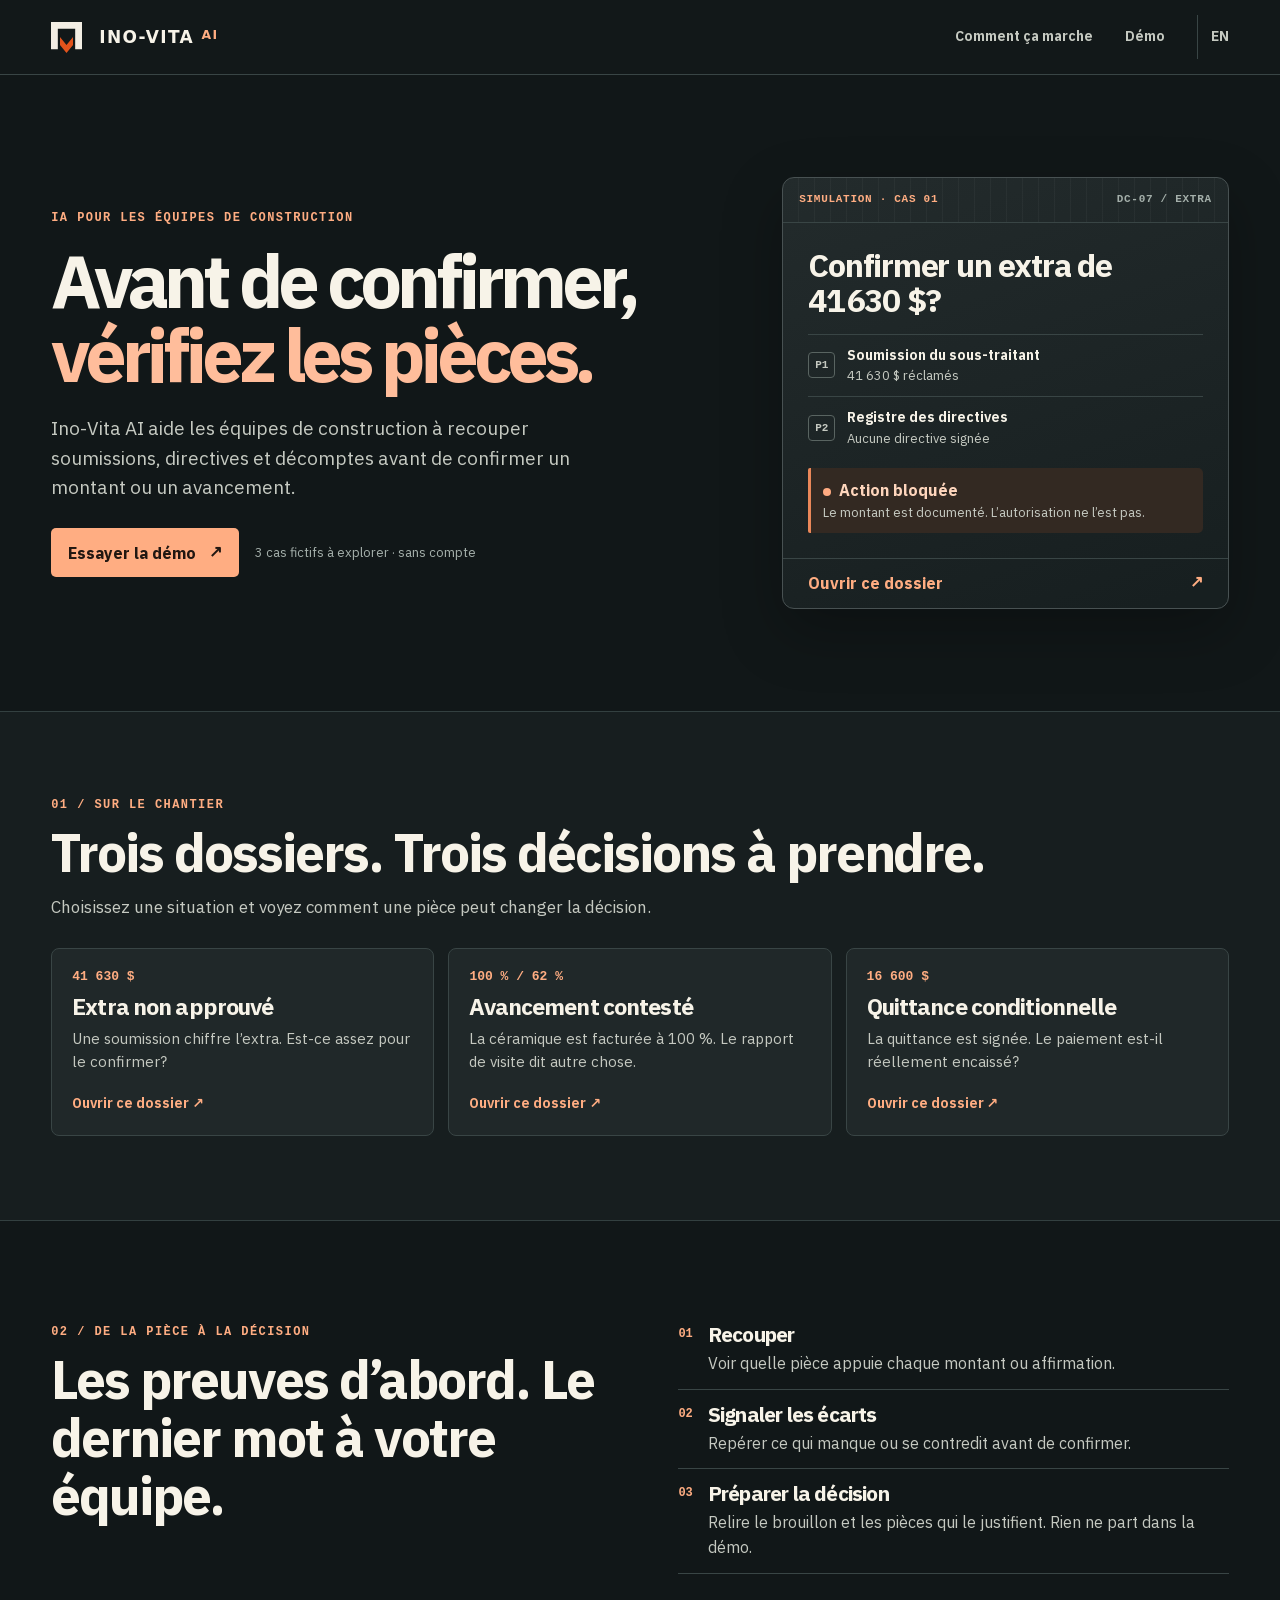
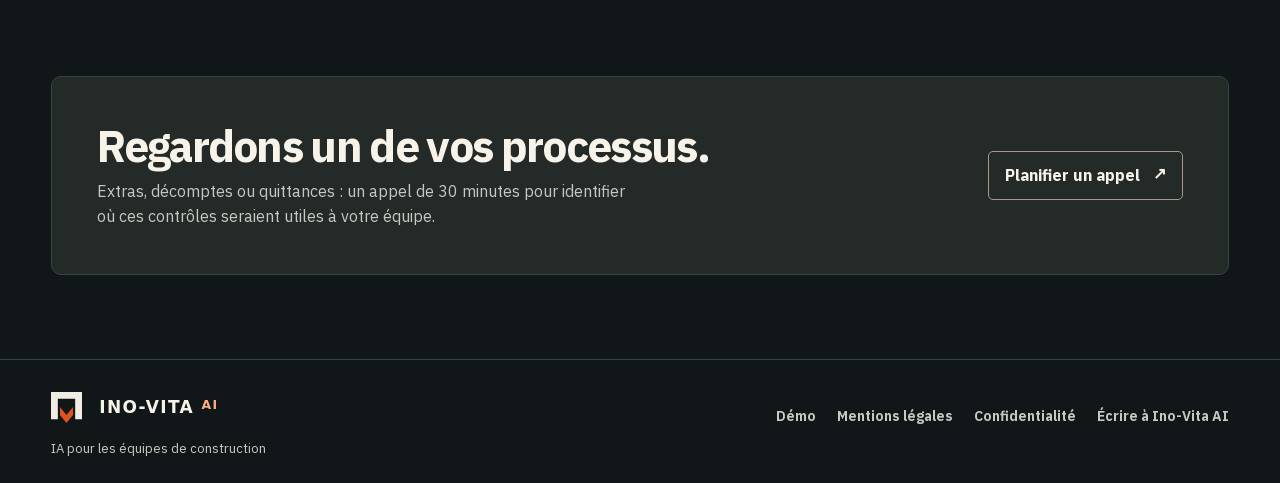
<file: index.html>
<!doctype html><html lang="fr-CA"><head><meta charset="utf-8"><meta name="viewport" content="width=device-width, initial-scale=1"><meta http-equiv="Content-Security-Policy" content="default-src 'self'; script-src 'self'; style-src 'self'; img-src 'self' data:; media-src 'self'; font-src 'self' data:; connect-src 'none'; form-action 'none'; object-src 'none'; base-uri 'self'"><title>IA pour les équipes de construction | Ino-Vita AI</title><meta name="description" content="Ino-Vita AI aide les équipes de construction à recouper soumissions, directives et décomptes avant de confirmer un montant ou un avancement."><meta name="theme-color" content="#111718"><link rel="canonical" href="https://ino-vita.ai/"><link rel="alternate" hreflang="x-default" href="https://ino-vita.ai/"><link rel="alternate" hreflang="fr-CA" href="https://ino-vita.ai/"><link rel="alternate" hreflang="en-CA" href="https://ino-vita.ai/en/"><meta property="og:title" content="IA pour les équipes de construction | Ino-Vita AI"><meta property="og:image" content="https://ino-vita.ai/assets/img/og-le-seuil.png"><meta property="og:image:alt" content="Ino-Vita AI"><meta property="og:type" content="website"><meta property="og:url" content="https://ino-vita.ai/"><meta property="og:locale" content="fr_CA"><link rel="icon" href="/favicon.svg" type="image/svg+xml"><link rel="stylesheet" href="/assets/css/site-v4.css"></head><body><a class="skip" href="#main">Aller au contenu</a><header class="site-header"><div class="wrap header-inner"><a href="/" class="brand" aria-label="Ino-Vita AI · Accueil"><img src="/assets/img/le-seuil.svg" width="31" height="31" alt=""><span>INO-VITA <b>AI</b></span></a><nav aria-label="Navigation principale"><a class="nav-how" href="/#approche">Comment ça marche</a><a href="/demo/">Démo</a><a class="lang" href="/en/" hreflang="en-CA" lang="en-CA" aria-label="English">EN</a></nav></div></header><main id="main" tabindex="-1">
<section class="wrap hero"><div class="hero-copy"><p class="eyebrow">IA pour les équipes de construction</p><h1>Avant de confirmer,<br><em>vérifiez les pièces.</em></h1><p class="deck">Ino-Vita AI aide les équipes de construction à recouper soumissions, directives et décomptes avant de confirmer un montant ou un avancement.</p><div class="hero-action"><a class="button primary" href="/demo/" data-demo-cta="true">Essayer la démo <span aria-hidden="true">↗</span></a><span>3 cas fictifs à explorer · sans compte</span></div></div>
<aside class="specimen" aria-label="Un dossier de chantier fictif"><div class="spec-head"><span>SIMULATION · CAS 01</span><span>DC-07 / EXTRA</span></div><div class="spec-body"><h2>Confirmer un extra de <span class="nowrap">41&#8239;630&nbsp;$</span>?</h2><ul class="spec-docs"><li><span class="doc-id">P1</span><span>Soumission du sous-traitant<small>41 630 $ réclamés</small></span></li><li><span class="doc-id">P2</span><span>Registre des directives<small>Aucune directive signée</small></span></li></ul><div class="spec-verdict"><p><span class="signal" aria-hidden="true"></span>Action bloquée</p><small>Le montant est documenté. L’autorisation ne l’est pas.</small></div></div><a class="spec-link" href="/demo/?case=extra#main">Ouvrir ce dossier <span aria-hidden="true">↗</span></a></aside></section>
<section class="section-band" id="cas"><div class="wrap"><p class="eyebrow">01 / SUR LE CHANTIER</p><h2>Trois dossiers. Trois décisions à prendre.</h2><p class="section-deck">Choisissez une situation et voyez comment une pièce peut changer la décision.</p><div class="use-grid"><a class="use-card" href="/demo/?case=extra#main"><span class="measure">41 630 $</span><h3>Extra non approuvé</h3><p>Une soumission chiffre l’extra. Est-ce assez pour le confirmer?</p><span class="card-link">Ouvrir ce dossier <span aria-hidden="true">↗</span></span></a><a class="use-card" href="/demo/?case=avance#main"><span class="measure">100 % / 62 %</span><h3>Avancement contesté</h3><p>La céramique est facturée à 100 %. Le rapport de visite dit autre chose.</p><span class="card-link">Ouvrir ce dossier <span aria-hidden="true">↗</span></span></a><a class="use-card" href="/demo/?case=paiement#main"><span class="measure">16 600 $</span><h3>Quittance conditionnelle</h3><p>La quittance est signée. Le paiement est-il réellement encaissé?</p><span class="card-link">Ouvrir ce dossier <span aria-hidden="true">↗</span></span></a></div></div></section>
<section class="wrap how" id="approche"><div><p class="eyebrow">02 / DE LA PIÈCE À LA DÉCISION</p><h2>Les preuves d’abord. Le dernier mot à votre équipe.</h2></div><ol><li><span>01</span><div><h3>Recouper</h3><p>Voir quelle pièce appuie chaque montant ou affirmation.</p></div></li><li><span>02</span><div><h3>Signaler les écarts</h3><p>Repérer ce qui manque ou se contredit avant de confirmer.</p></div></li><li><span>03</span><div><h3>Préparer la décision</h3><p>Relire le brouillon et les pièces qui le justifient. Rien ne part dans la démo.</p></div></li></ol></section>
<section class="wrap"><div class="contact" id="contact"><div><h2>Regardons un de vos processus.</h2><p>Extras, décomptes ou quittances : un appel de 30 minutes pour identifier où ces contrôles seraient utiles à votre équipe.</p></div><a class="button secondary" href="https://cal.com/ino-vita-ai/appel-exploratoire-30-min" rel="noopener">Planifier un appel <span aria-hidden="true">↗</span></a></div></section></main><footer class="site-footer"><div class="wrap foot-inner"><div><a href="/" class="brand" aria-label="Ino-Vita AI · Accueil"><img src="/assets/img/le-seuil.svg" width="31" height="31" alt=""><span>INO-VITA <b>AI</b></span></a><p>IA pour les équipes de construction</p></div><nav aria-label="Pied de page"><a href="/demo/">Démo</a><a href="/mentions-legales.html">Mentions légales</a><a href="/politique-confidentialite.html">Confidentialité</a><a href="mailto:info@ino-vita.com">Écrire à Ino-Vita AI</a></nav></div></footer></body></html>
</file>
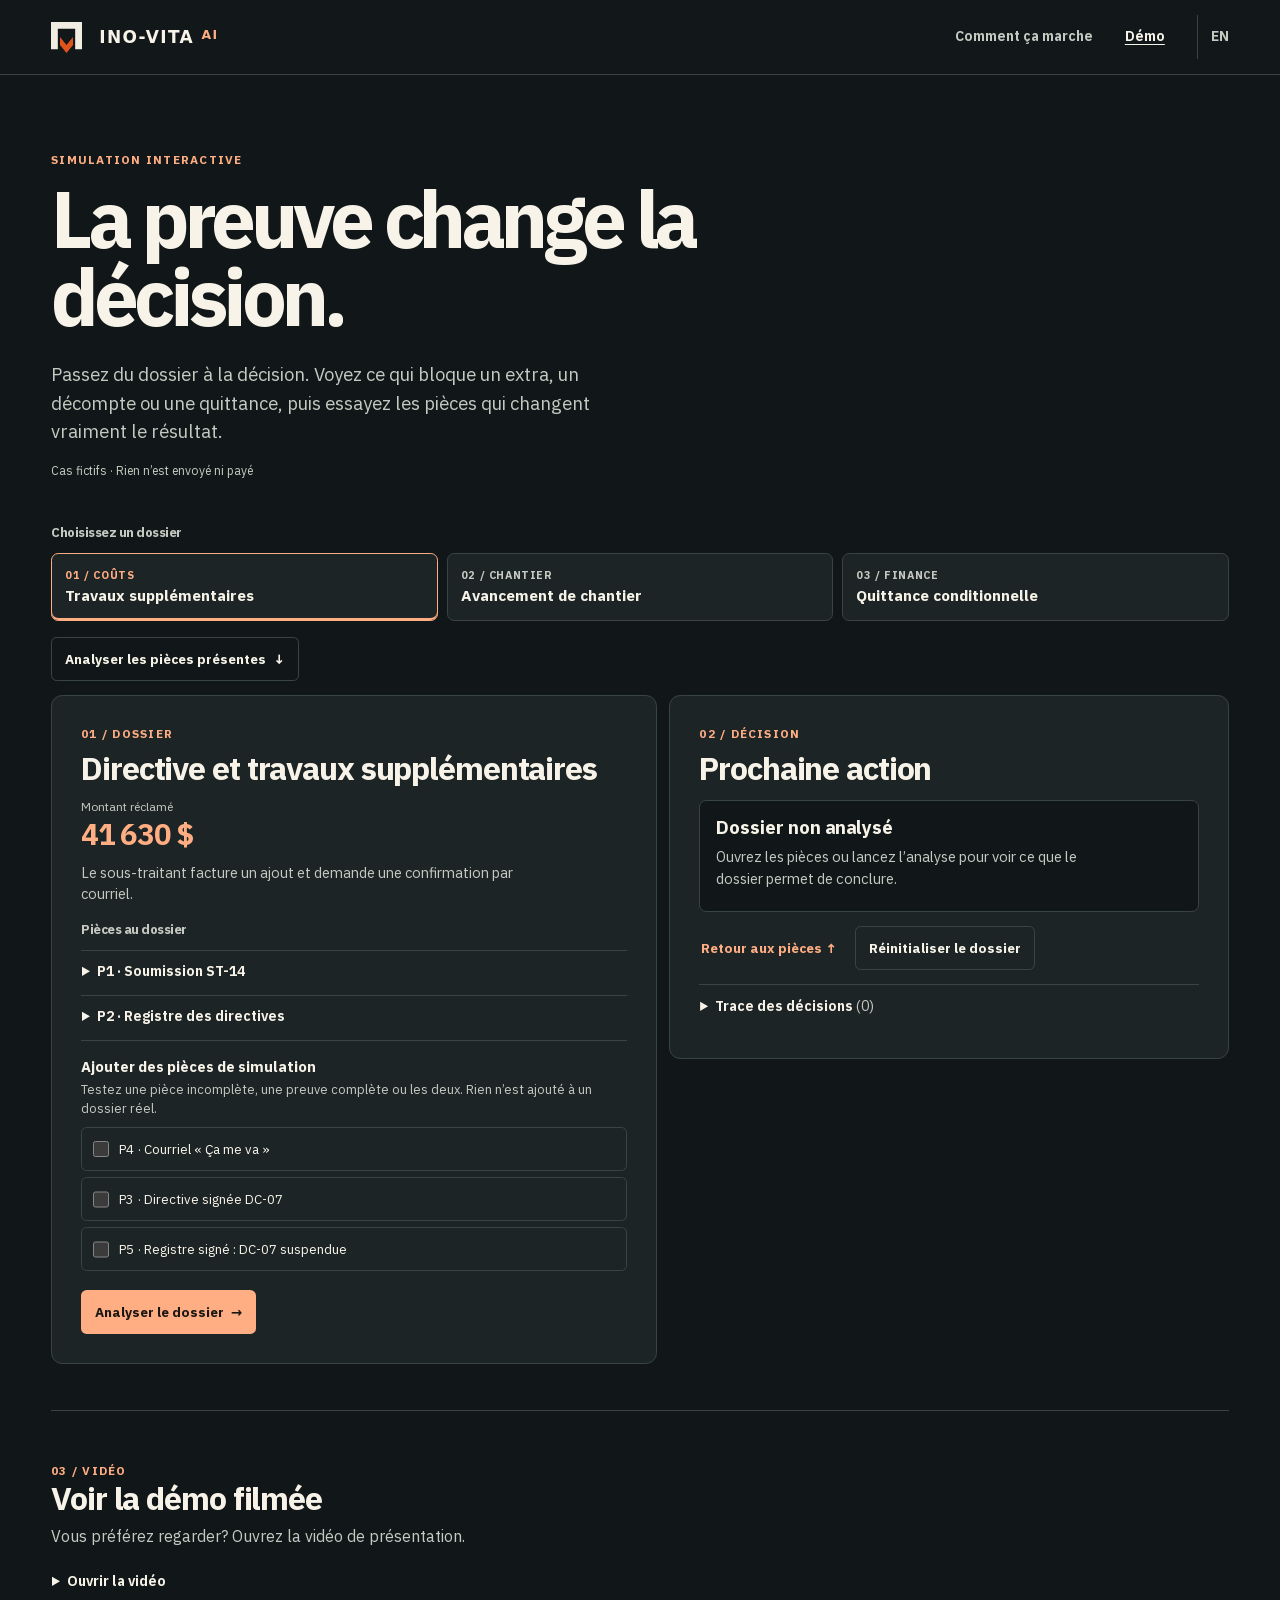
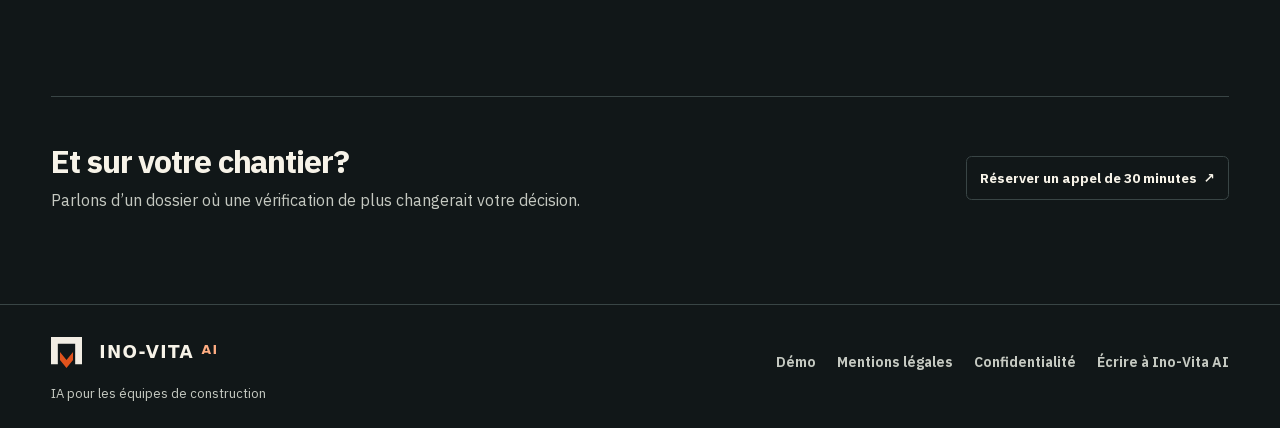
<file: demo/index.html>
<!doctype html><html lang="fr-CA"><head><meta charset="utf-8"><meta name="viewport" content="width=device-width, initial-scale=1"><meta http-equiv="Content-Security-Policy" content="default-src 'self'; script-src 'self'; style-src 'self'; img-src 'self' data:; media-src 'self'; font-src 'self' data:; connect-src 'none'; form-action 'none'; object-src 'none'; base-uri 'self'"><title>Démo | Ino-Vita AI</title><meta name="description" content="Ino-Vita AI aide les équipes de construction à recouper soumissions, directives et décomptes avant de confirmer un montant ou un avancement."><meta name="theme-color" content="#111718"><link rel="canonical" href="https://ino-vita.ai/demo/"><link rel="alternate" hreflang="x-default" href="https://ino-vita.ai/demo/"><link rel="alternate" hreflang="fr-CA" href="https://ino-vita.ai/demo/"><link rel="alternate" hreflang="en-CA" href="https://ino-vita.ai/en/demo/"><meta property="og:title" content="Démo | Ino-Vita AI"><meta property="og:image" content="https://ino-vita.ai/assets/img/og-le-seuil.png"><meta property="og:image:alt" content="Ino-Vita AI"><meta property="og:type" content="website"><meta property="og:url" content="https://ino-vita.ai/demo/"><meta property="og:locale" content="fr_CA"><link rel="icon" href="/favicon.svg" type="image/svg+xml"><link rel="stylesheet" href="/assets/css/site-v4.css"><link rel="stylesheet" href="/assets/css/demo-v4.css"><script defer src="/assets/js/demo-v4.js"></script></head><body><a class="skip" href="#main">Aller au contenu</a><header class="site-header"><div class="wrap header-inner"><a href="/" class="brand" aria-label="Ino-Vita AI · Accueil"><img src="/assets/img/le-seuil.svg" width="31" height="31" alt=""><span>INO-VITA <b>AI</b></span></a><nav aria-label="Navigation principale"><a class="nav-how" href="/#approche">Comment ça marche</a><a href="/demo/" aria-current="page">Démo</a><a class="lang" href="/en/demo/" hreflang="en-CA" lang="en-CA" aria-label="English">EN</a></nav></div></header><main id="main" tabindex="-1" class="sim" data-lang="fr">
<section class="wrap sim-lead" aria-labelledby="sim-title">
<p class="sim-kicker">Simulation interactive</p>
<h1 id="sim-title">La preuve change la décision.</h1>
<p class="sim-intro">Passez du dossier à la décision. Voyez ce qui bloque un extra, un décompte ou une quittance, puis essayez les pièces qui changent vraiment le résultat.</p>
<p class="sim-fine">Cas fictifs · Rien n’est envoyé ni payé</p>
</section>
<section class="wrap sim-workbench" aria-labelledby="sim-choose">
<h2 class="sim-mini" id="sim-choose">Choisissez un dossier</h2>
<div role="group" aria-labelledby="sim-choose" class="sim-cases"><button type="button" class="sim-case" data-case="extra" aria-pressed="true"><span>01 / COÛTS</span><strong>Travaux supplémentaires</strong></button><button type="button" class="sim-case" data-case="avance" aria-pressed="false"><span>02 / CHANTIER</span><strong>Avancement de chantier</strong></button><button type="button" class="sim-case" data-case="paiement" aria-pressed="false"><span>03 / FINANCE</span><strong>Quittance conditionnelle</strong></button></div>
<button type="button" class="sim-secondary sim-quick" id="analyze-quick" disabled>Analyser les pièces présentes <span aria-hidden="true">↓</span></button>
<noscript><p>JavaScript est nécessaire pour la simulation. Vous pouvez visionner la vidéo ci-dessous.</p></noscript>
<div class="sim-grid">
<section class="sim-panel" aria-labelledby="case-title">
<p class="sim-kicker">01 / DOSSIER</p>
<h2 id="case-title">Directive et travaux supplémentaires</h2>
<div class="sim-metric"><span id="metric">Montant réclamé</span><strong id="amount">41 630 $</strong></div>
<p id="intro">Le sous-traitant facture un ajout et demande une confirmation par courriel.</p>
<h3 class="sim-mini">Pièces au dossier</h3>
<div id="docs" class="sim-docs"></div>
<fieldset class="sim-evidence" id="evidence-panel"><legend>Ajouter des pièces de simulation</legend>
<p>Testez une pièce incomplète, une preuve complète ou les deux. Rien n’est ajouté à un dossier réel.</p>
<label class="sim-option"><input type="checkbox" id="weak" disabled><span id="weak-label"></span></label>
<label class="sim-option"><input type="checkbox" id="add" disabled><span id="extra-label"></span></label>
<label class="sim-option" hidden id="conflict-row"><input type="checkbox" id="conflict" disabled><span id="conflict-label"></span></label>
</fieldset>
<button type="button" class="sim-primary" id="analyze" disabled>Analyser le dossier <span aria-hidden="true">→</span></button>
</section>
<section class="sim-panel sim-output" id="decision-card" aria-labelledby="decision-title" tabindex="-1" data-phase="initial">
<p class="sim-kicker">02 / DÉCISION</p>
<h2 id="decision-title">Prochaine action</h2>
<div class="sim-result" id="status" role="status" aria-live="polite" aria-atomic="true"><strong id="status-text">Dossier non analysé</strong><span id="reason">Ouvrez les pièces ou lancez l’analyse pour voir ce que le dossier permet de conclure.</span></div>
<figure id="draft" class="sim-draft" hidden><figcaption id="draft-label"></figcaption><blockquote id="draft-text"></blockquote></figure>
<div class="sim-actions">
<button type="button" class="sim-primary" id="approve" hidden disabled>Simuler l’approbation</button>
<a class="sim-return" href="#weak" id="return-evidence">Retour aux pièces ↑</a>
<button type="button" class="sim-secondary" id="reset" disabled>Réinitialiser le dossier</button>
</div>
<details id="trail" class="sim-trail"><summary>Trace des décisions <span id="trace-count">(0)</span></summary>
<ol id="log"></ol>
<button type="button" class="sim-secondary" id="receipt" disabled>Télécharger la trace (.txt)</button>
</details>
</section>
</div>
</section>
<section class="wrap sim-watch" aria-labelledby="video-title">
<div><p class="sim-kicker">03 / VIDÉO</p><h2 id="video-title">Voir la démo filmée</h2><p>Vous préférez regarder? Ouvrez la vidéo de présentation.</p></div>
<details><summary>Ouvrir la vidéo</summary><video controls playsinline preload="none" poster="/demo/poster-fr.png"><source src="/demo/video/demo-ino-vita-ai-v3-fr-2026-09-03.webm" type="video/webm"><source src="/demo/video/demo-ino-vita-ai-v3-fr-2026-09-03.mp4" type="video/mp4"><track kind="captions" srclang="fr" label="Français" src="/demo/video/demo-ino-vita-ai-v3-fr-2026-09-03.vtt"><a href="/demo/video/demo-ino-vita-ai-v3-fr-2026-09-03.mp4">Ouvrir la vidéo MP4</a></video></details>
</section>
<section class="wrap sim-book" aria-labelledby="sim-book-title"><div><h2 id="sim-book-title">Et sur votre chantier?</h2><p>Parlons d’un dossier où une vérification de plus changerait votre décision.</p></div><a id="demo-booking" class="sim-secondary" href="https://cal.com/ino-vita-ai/appel-exploratoire-30-min" rel="noopener">Réserver un appel de 30 minutes <span aria-hidden="true">↗</span></a></section>
</main>
<footer class="site-footer"><div class="wrap foot-inner"><div><a href="/" class="brand" aria-label="Ino-Vita AI · Accueil"><img src="/assets/img/le-seuil.svg" width="31" height="31" alt=""><span>INO-VITA <b>AI</b></span></a><p>IA pour les équipes de construction</p></div><nav aria-label="Pied de page"><a href="/demo/">Démo</a><a href="/mentions-legales.html">Mentions légales</a><a href="/politique-confidentialite.html">Confidentialité</a><a href="mailto:info@ino-vita.com">Écrire à Ino-Vita AI</a></nav></div></footer></body></html>
</file>
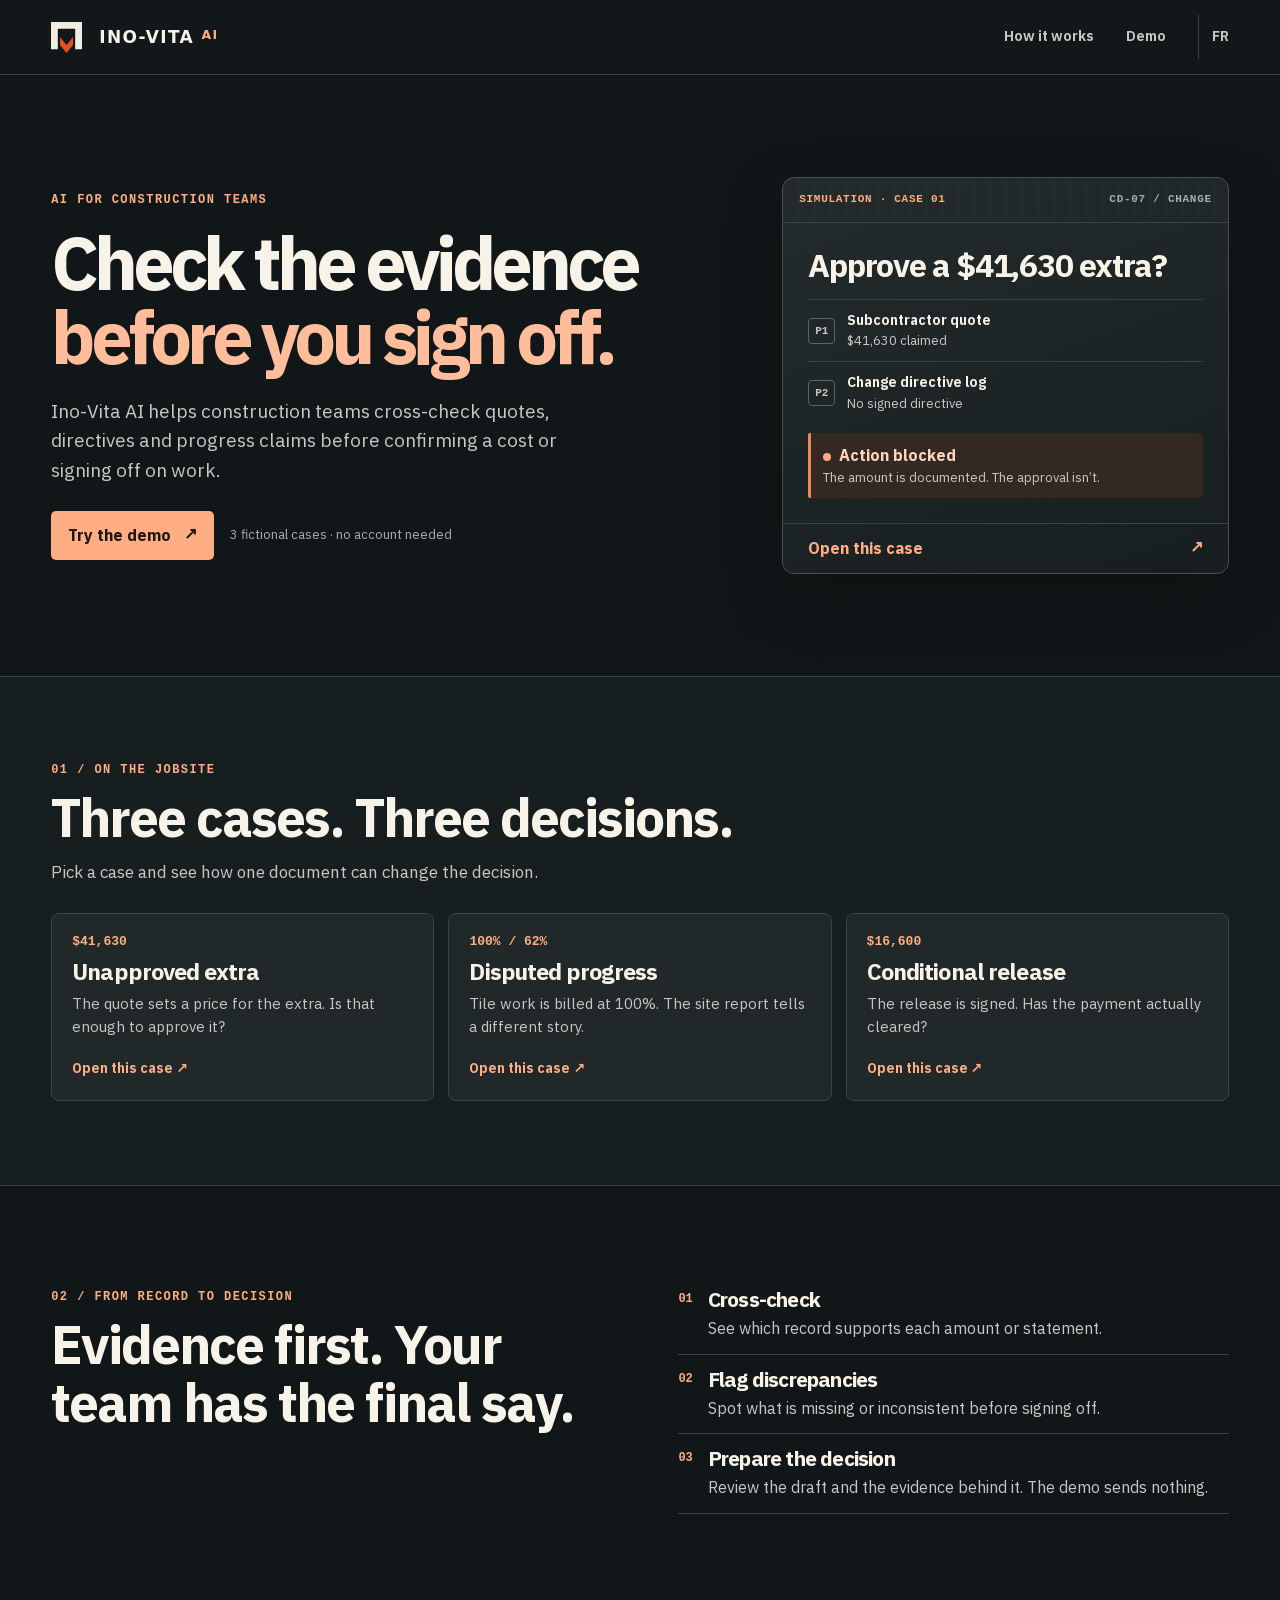
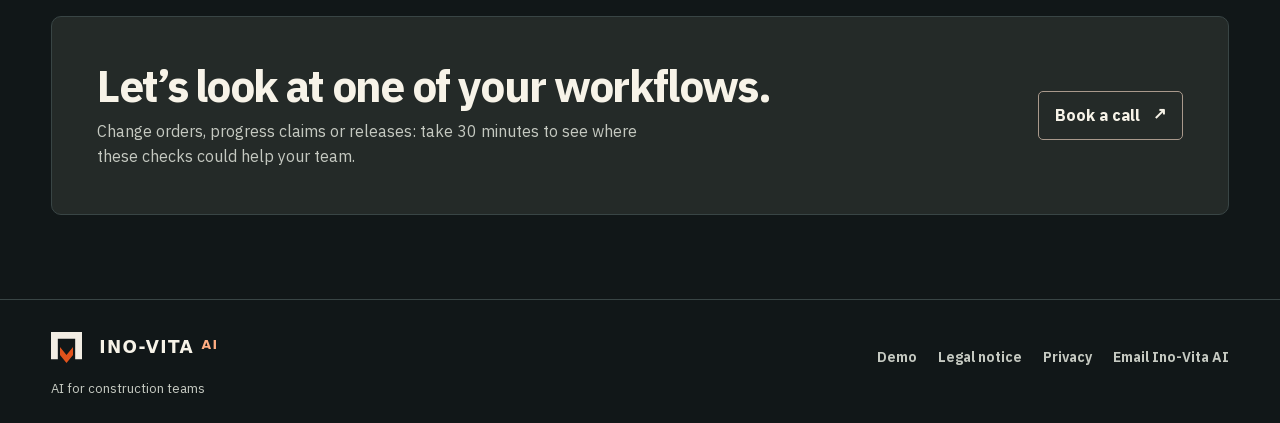
<file: en/index.html>
<!doctype html><html lang="en-CA"><head><meta charset="utf-8"><meta name="viewport" content="width=device-width, initial-scale=1"><meta http-equiv="Content-Security-Policy" content="default-src 'self'; script-src 'self'; style-src 'self'; img-src 'self' data:; media-src 'self'; font-src 'self' data:; connect-src 'none'; form-action 'none'; object-src 'none'; base-uri 'self'"><title>AI for construction teams | Ino-Vita AI</title><meta name="description" content="Ino-Vita AI helps construction teams cross-check quotes, directives and progress claims before confirming a cost or signing off on work."><meta name="theme-color" content="#111718"><link rel="canonical" href="https://ino-vita.ai/en/"><link rel="alternate" hreflang="x-default" href="https://ino-vita.ai/"><link rel="alternate" hreflang="fr-CA" href="https://ino-vita.ai/"><link rel="alternate" hreflang="en-CA" href="https://ino-vita.ai/en/"><meta property="og:title" content="AI for construction teams | Ino-Vita AI"><meta property="og:image" content="https://ino-vita.ai/assets/img/og-le-seuil.png"><meta property="og:image:alt" content="Ino-Vita AI"><meta property="og:type" content="website"><meta property="og:url" content="https://ino-vita.ai/en/"><meta property="og:locale" content="en_CA"><link rel="icon" href="/favicon.svg" type="image/svg+xml"><link rel="stylesheet" href="/assets/css/site-v4.css"></head><body><a class="skip" href="#main">Skip to content</a><header class="site-header"><div class="wrap header-inner"><a href="/en/" class="brand" aria-label="Ino-Vita AI · Home"><img src="/assets/img/le-seuil.svg" width="31" height="31" alt=""><span>INO-VITA <b>AI</b></span></a><nav aria-label="Main navigation"><a class="nav-how" href="/en/#approche">How it works</a><a href="/en/demo/">Demo</a><a class="lang" href="/" hreflang="fr-CA" lang="fr-CA" aria-label="Français">FR</a></nav></div></header><main id="main" tabindex="-1">
<section class="wrap hero"><div class="hero-copy"><p class="eyebrow">AI for construction teams</p><h1>Check the evidence<br><em>before you sign off.</em></h1><p class="deck">Ino-Vita AI helps construction teams cross-check quotes, directives and progress claims before confirming a cost or signing off on work.</p><div class="hero-action"><a class="button primary" href="/en/demo/" data-demo-cta="true">Try the demo <span aria-hidden="true">↗</span></a><span>3 fictional cases · no account needed</span></div></div>
<aside class="specimen" aria-label="A sample construction case"><div class="spec-head"><span>SIMULATION · CASE 01</span><span>CD-07 / CHANGE</span></div><div class="spec-body"><h2>Approve a <span class="nowrap">$41,630</span> extra?</h2><ul class="spec-docs"><li><span class="doc-id">P1</span><span>Subcontractor quote<small>$41,630 claimed</small></span></li><li><span class="doc-id">P2</span><span>Change directive log<small>No signed directive</small></span></li></ul><div class="spec-verdict"><p><span class="signal" aria-hidden="true"></span>Action blocked</p><small>The amount is documented. The approval isn’t.</small></div></div><a class="spec-link" href="/en/demo/?case=extra#main">Open this case <span aria-hidden="true">↗</span></a></aside></section>
<section class="section-band" id="cas"><div class="wrap"><p class="eyebrow">01 / ON THE JOBSITE</p><h2>Three cases. Three decisions.</h2><p class="section-deck">Pick a case and see how one document can change the decision.</p><div class="use-grid"><a class="use-card" href="/en/demo/?case=extra#main"><span class="measure">$41,630</span><h3>Unapproved extra</h3><p>The quote sets a price for the extra. Is that enough to approve it?</p><span class="card-link">Open this case <span aria-hidden="true">↗</span></span></a><a class="use-card" href="/en/demo/?case=avance#main"><span class="measure">100% / 62%</span><h3>Disputed progress</h3><p>Tile work is billed at 100%. The site report tells a different story.</p><span class="card-link">Open this case <span aria-hidden="true">↗</span></span></a><a class="use-card" href="/en/demo/?case=paiement#main"><span class="measure">$16,600</span><h3>Conditional release</h3><p>The release is signed. Has the payment actually cleared?</p><span class="card-link">Open this case <span aria-hidden="true">↗</span></span></a></div></div></section>
<section class="wrap how" id="approche"><div><p class="eyebrow">02 / FROM RECORD TO DECISION</p><h2>Evidence first. Your team has the final say.</h2></div><ol><li><span>01</span><div><h3>Cross-check</h3><p>See which record supports each amount or statement.</p></div></li><li><span>02</span><div><h3>Flag discrepancies</h3><p>Spot what is missing or inconsistent before signing off.</p></div></li><li><span>03</span><div><h3>Prepare the decision</h3><p>Review the draft and the evidence behind it. The demo sends nothing.</p></div></li></ol></section>
<section class="wrap"><div class="contact" id="contact"><div><h2>Let’s look at one of your workflows.</h2><p>Change orders, progress claims or releases: take 30 minutes to see where these checks could help your team.</p></div><a class="button secondary" href="https://cal.com/ino-vita-ai/appel-exploratoire-30-min" rel="noopener">Book a call <span aria-hidden="true">↗</span></a></div></section></main><footer class="site-footer"><div class="wrap foot-inner"><div><a href="/en/" class="brand" aria-label="Ino-Vita AI · Home"><img src="/assets/img/le-seuil.svg" width="31" height="31" alt=""><span>INO-VITA <b>AI</b></span></a><p>AI for construction teams</p></div><nav aria-label="Footer"><a href="/en/demo/">Demo</a><a href="/en/legal.html">Legal notice</a><a href="/en/privacy.html">Privacy</a><a href="mailto:info@ino-vita.com">Email Ino-Vita AI</a></nav></div></footer></body></html>
</file>
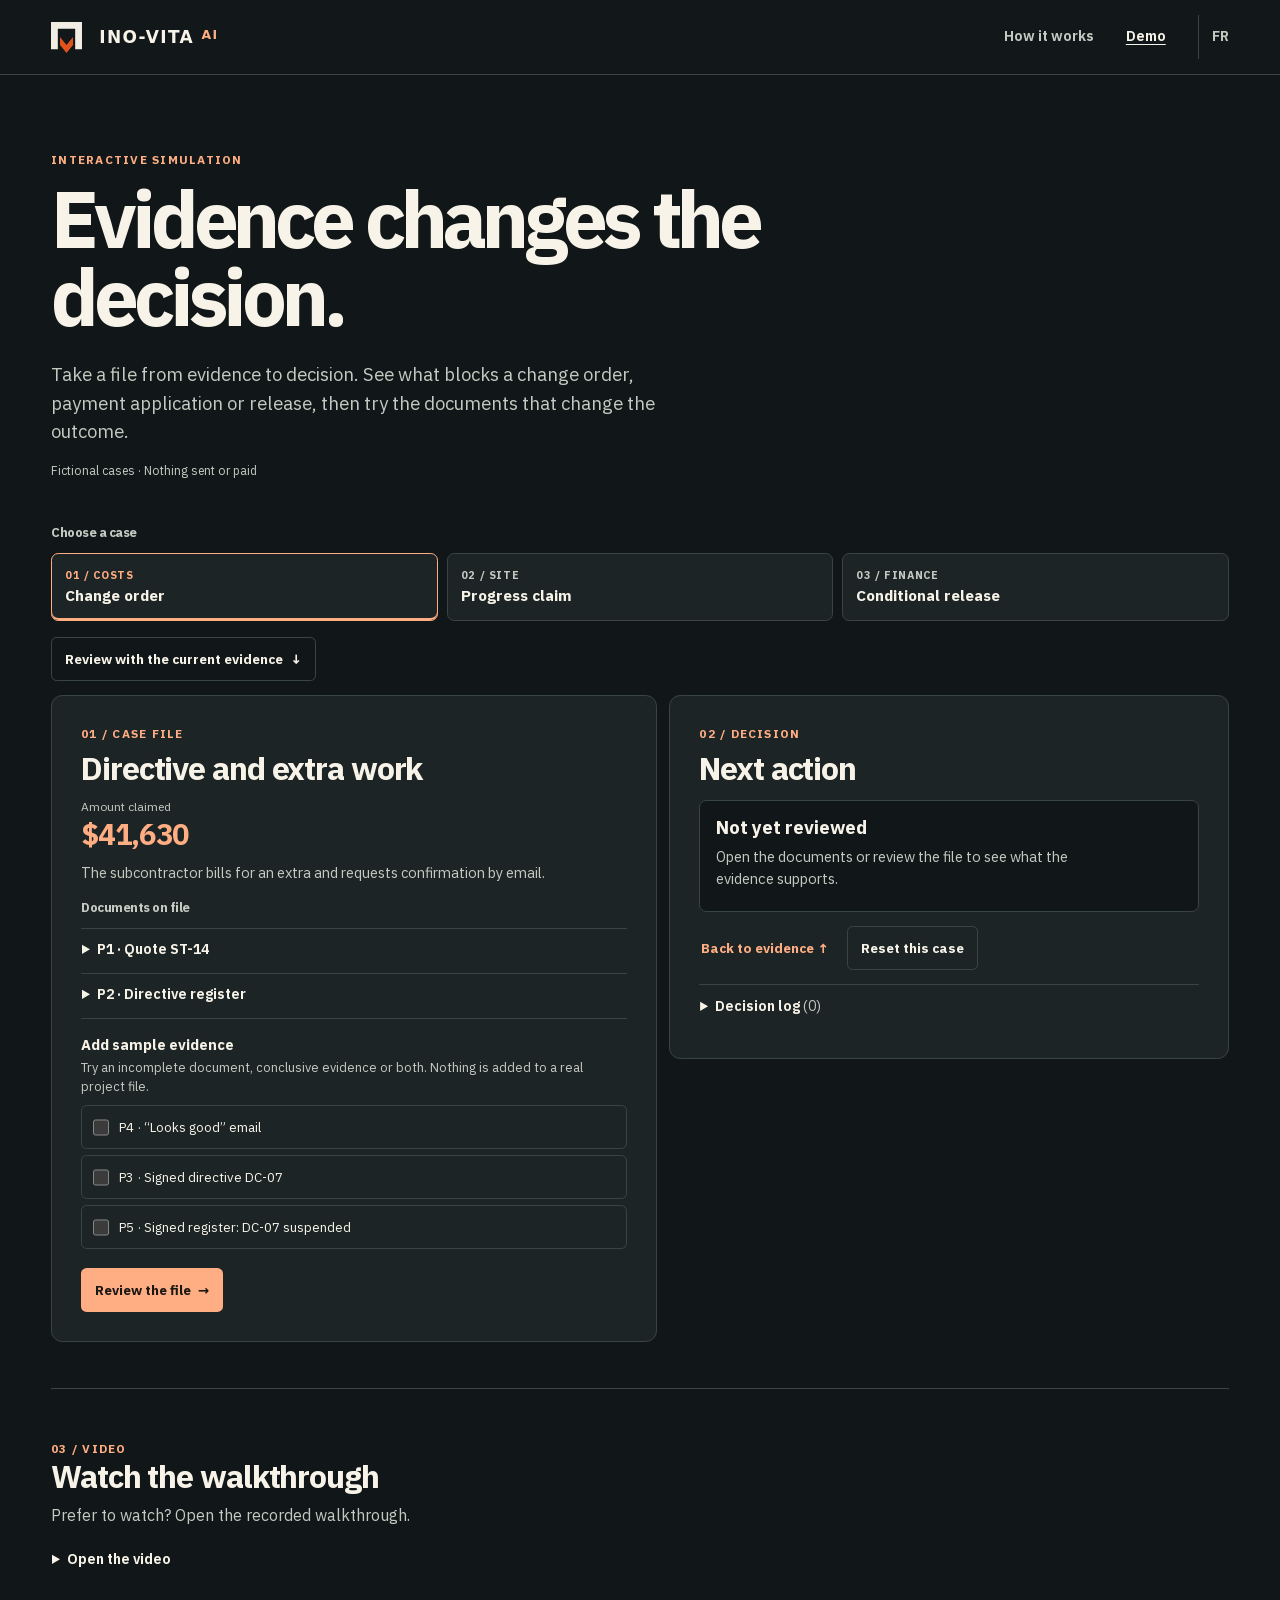
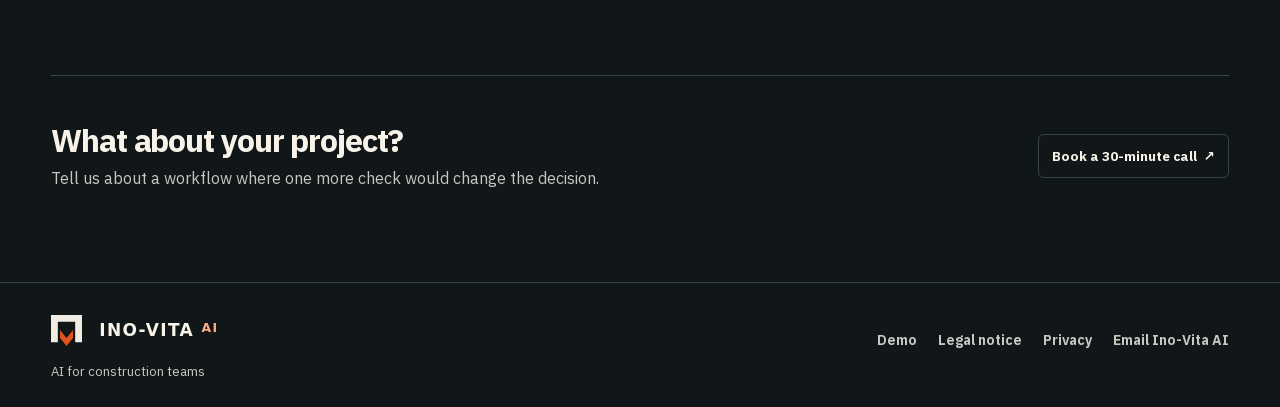
<file: en/demo/index.html>
<!doctype html><html lang="en-CA"><head><meta charset="utf-8"><meta name="viewport" content="width=device-width, initial-scale=1"><meta http-equiv="Content-Security-Policy" content="default-src 'self'; script-src 'self'; style-src 'self'; img-src 'self' data:; media-src 'self'; font-src 'self' data:; connect-src 'none'; form-action 'none'; object-src 'none'; base-uri 'self'"><title>Demo | Ino-Vita AI</title><meta name="description" content="Ino-Vita AI helps construction teams cross-check quotes, directives and progress claims before confirming a cost or signing off on work."><meta name="theme-color" content="#111718"><link rel="canonical" href="https://ino-vita.ai/en/demo/"><link rel="alternate" hreflang="x-default" href="https://ino-vita.ai/demo/"><link rel="alternate" hreflang="fr-CA" href="https://ino-vita.ai/demo/"><link rel="alternate" hreflang="en-CA" href="https://ino-vita.ai/en/demo/"><meta property="og:title" content="Demo | Ino-Vita AI"><meta property="og:image" content="https://ino-vita.ai/assets/img/og-le-seuil.png"><meta property="og:image:alt" content="Ino-Vita AI"><meta property="og:type" content="website"><meta property="og:url" content="https://ino-vita.ai/en/demo/"><meta property="og:locale" content="en_CA"><link rel="icon" href="/favicon.svg" type="image/svg+xml"><link rel="stylesheet" href="/assets/css/site-v4.css"><link rel="stylesheet" href="/assets/css/demo-v4.css"><script defer src="/assets/js/demo-v4.js"></script></head><body><a class="skip" href="#main">Skip to content</a><header class="site-header"><div class="wrap header-inner"><a href="/en/" class="brand" aria-label="Ino-Vita AI · Home"><img src="/assets/img/le-seuil.svg" width="31" height="31" alt=""><span>INO-VITA <b>AI</b></span></a><nav aria-label="Main navigation"><a class="nav-how" href="/en/#approche">How it works</a><a href="/en/demo/" aria-current="page">Demo</a><a class="lang" href="/demo/" hreflang="fr-CA" lang="fr-CA" aria-label="Français">FR</a></nav></div></header><main id="main" tabindex="-1" class="sim" data-lang="en">
<section class="wrap sim-lead" aria-labelledby="sim-title">
<p class="sim-kicker">Interactive simulation</p>
<h1 id="sim-title">Evidence changes the decision.</h1>
<p class="sim-intro">Take a file from evidence to decision. See what blocks a change order, payment application or release, then try the documents that change the outcome.</p>
<p class="sim-fine">Fictional cases · Nothing sent or paid</p>
</section>
<section class="wrap sim-workbench" aria-labelledby="sim-choose">
<h2 class="sim-mini" id="sim-choose">Choose a case</h2>
<div role="group" aria-labelledby="sim-choose" class="sim-cases"><button type="button" class="sim-case" data-case="extra" aria-pressed="true"><span>01 / COSTS</span><strong>Change order</strong></button><button type="button" class="sim-case" data-case="avance" aria-pressed="false"><span>02 / SITE</span><strong>Progress claim</strong></button><button type="button" class="sim-case" data-case="paiement" aria-pressed="false"><span>03 / FINANCE</span><strong>Conditional release</strong></button></div>
<button type="button" class="sim-secondary sim-quick" id="analyze-quick" disabled>Review with the current evidence <span aria-hidden="true">↓</span></button>
<noscript><p>JavaScript is required for the simulation. You can watch the video below instead.</p></noscript>
<div class="sim-grid">
<section class="sim-panel" aria-labelledby="case-title">
<p class="sim-kicker">01 / CASE FILE</p>
<h2 id="case-title">Directive and extra work</h2>
<div class="sim-metric"><span id="metric">Amount claimed</span><strong id="amount">$41,630</strong></div>
<p id="intro">The subcontractor bills for an extra and requests confirmation by email.</p>
<h3 class="sim-mini">Documents on file</h3>
<div id="docs" class="sim-docs"></div>
<fieldset class="sim-evidence" id="evidence-panel"><legend>Add sample evidence</legend>
<p>Try an incomplete document, conclusive evidence or both. Nothing is added to a real project file.</p>
<label class="sim-option"><input type="checkbox" id="weak" disabled><span id="weak-label"></span></label>
<label class="sim-option"><input type="checkbox" id="add" disabled><span id="extra-label"></span></label>
<label class="sim-option" hidden id="conflict-row"><input type="checkbox" id="conflict" disabled><span id="conflict-label"></span></label>
</fieldset>
<button type="button" class="sim-primary" id="analyze" disabled>Review the file <span aria-hidden="true">→</span></button>
</section>
<section class="sim-panel sim-output" id="decision-card" aria-labelledby="decision-title" tabindex="-1" data-phase="initial">
<p class="sim-kicker">02 / DECISION</p>
<h2 id="decision-title">Next action</h2>
<div class="sim-result" id="status" role="status" aria-live="polite" aria-atomic="true"><strong id="status-text">Not yet reviewed</strong><span id="reason">Open the documents or review the file to see what the evidence supports.</span></div>
<figure id="draft" class="sim-draft" hidden><figcaption id="draft-label"></figcaption><blockquote id="draft-text"></blockquote></figure>
<div class="sim-actions">
<button type="button" class="sim-primary" id="approve" hidden disabled>Simulate approval</button>
<a class="sim-return" href="#weak" id="return-evidence">Back to evidence ↑</a>
<button type="button" class="sim-secondary" id="reset" disabled>Reset this case</button>
</div>
<details id="trail" class="sim-trail"><summary>Decision log <span id="trace-count">(0)</span></summary>
<ol id="log"></ol>
<button type="button" class="sim-secondary" id="receipt" disabled>Download the log (.txt)</button>
</details>
</section>
</div>
</section>
<section class="wrap sim-watch" aria-labelledby="video-title">
<div><p class="sim-kicker">03 / VIDEO</p><h2 id="video-title">Watch the walkthrough</h2><p>Prefer to watch? Open the recorded walkthrough.</p></div>
<details><summary>Open the video</summary><video controls playsinline preload="none" poster="/demo/poster-en.png"><source src="/demo/video/demo-ino-vita-ai-v3-en-2026-09-03.webm" type="video/webm"><source src="/demo/video/demo-ino-vita-ai-v3-en-2026-09-03.mp4" type="video/mp4"><track kind="captions" srclang="en" label="English" src="/demo/video/demo-ino-vita-ai-v3-en-2026-09-03.vtt"><a href="/demo/video/demo-ino-vita-ai-v3-en-2026-09-03.mp4">Open the MP4 video</a></video></details>
</section>
<section class="wrap sim-book" aria-labelledby="sim-book-title"><div><h2 id="sim-book-title">What about your project?</h2><p>Tell us about a workflow where one more check would change the decision.</p></div><a id="demo-booking" class="sim-secondary" href="https://cal.com/ino-vita-ai/appel-exploratoire-30-min" rel="noopener">Book a 30-minute call <span aria-hidden="true">↗</span></a></section>
</main>
<footer class="site-footer"><div class="wrap foot-inner"><div><a href="/en/" class="brand" aria-label="Ino-Vita AI · Home"><img src="/assets/img/le-seuil.svg" width="31" height="31" alt=""><span>INO-VITA <b>AI</b></span></a><p>AI for construction teams</p></div><nav aria-label="Footer"><a href="/en/demo/">Demo</a><a href="/en/legal.html">Legal notice</a><a href="/en/privacy.html">Privacy</a><a href="mailto:info@ino-vita.com">Email Ino-Vita AI</a></nav></div></footer></body></html>
</file>
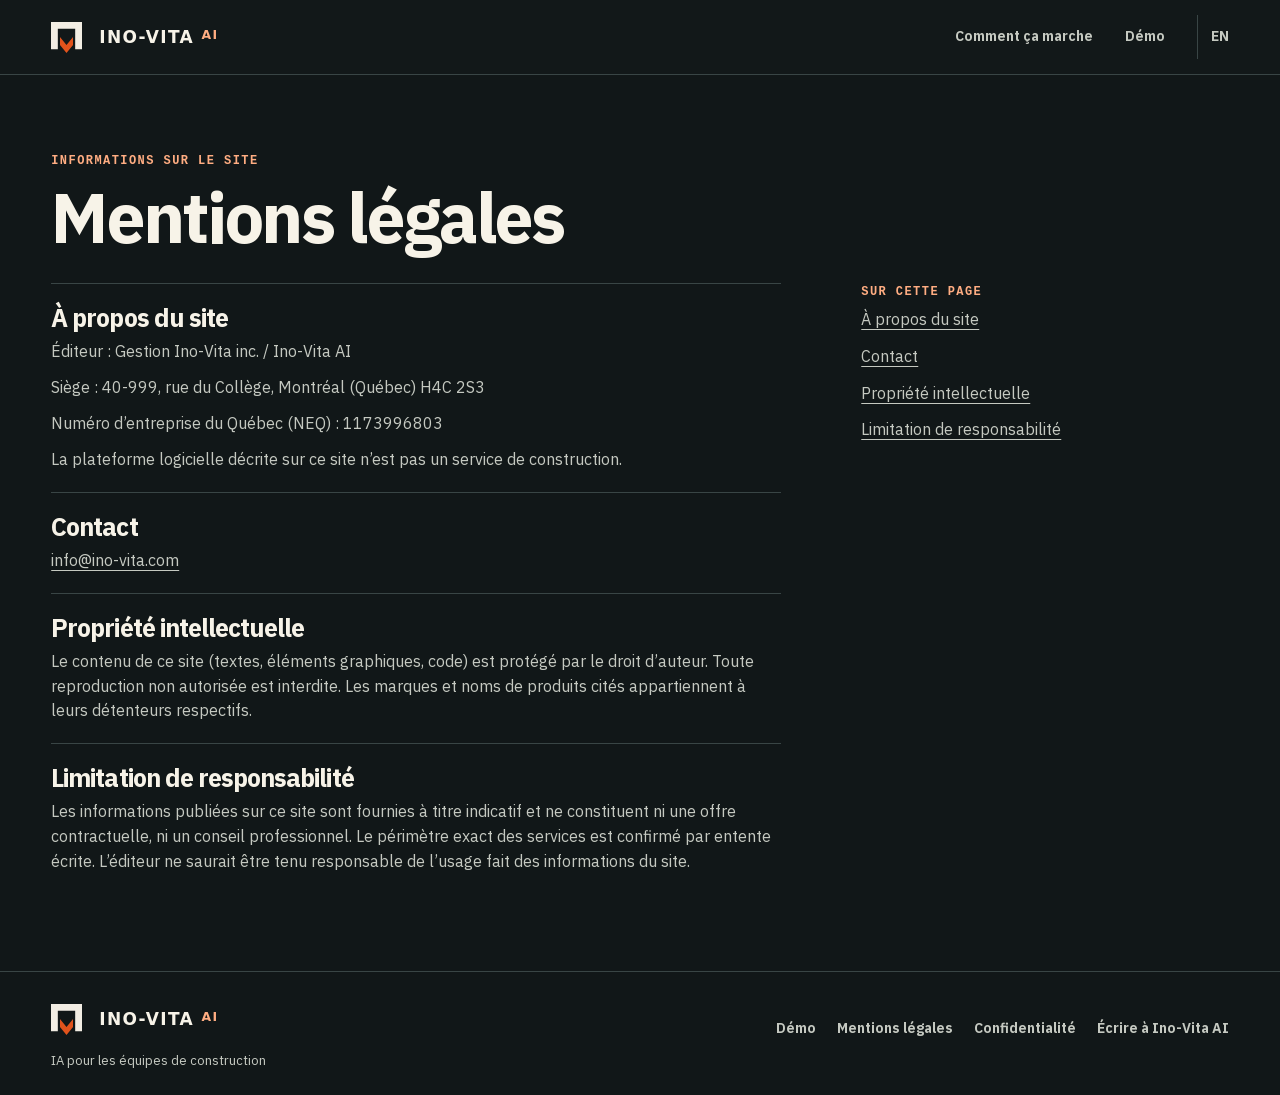
<file: mentions-legales.html>
<!doctype html><html lang="fr-CA"><head><meta charset="utf-8"><meta name="viewport" content="width=device-width, initial-scale=1"><meta http-equiv="Content-Security-Policy" content="default-src 'self'; script-src 'self'; style-src 'self'; img-src 'self' data:; media-src 'self'; font-src 'self' data:; connect-src 'none'; form-action 'none'; object-src 'none'; base-uri 'self'"><title>Mentions légales | Ino-Vita AI</title><meta name="description" content="Ino-Vita AI aide les équipes de construction à recouper soumissions, directives et décomptes avant de confirmer un montant ou un avancement."><meta name="theme-color" content="#111718"><link rel="canonical" href="https://ino-vita.ai/mentions-legales.html"><link rel="alternate" hreflang="x-default" href="https://ino-vita.ai/mentions-legales.html"><link rel="alternate" hreflang="fr-CA" href="https://ino-vita.ai/mentions-legales.html"><link rel="alternate" hreflang="en-CA" href="https://ino-vita.ai/en/legal.html"><meta property="og:title" content="Mentions légales | Ino-Vita AI"><meta property="og:image" content="https://ino-vita.ai/assets/img/og-le-seuil.png"><meta property="og:image:alt" content="Ino-Vita AI"><meta property="og:type" content="website"><meta property="og:url" content="https://ino-vita.ai/mentions-legales.html"><meta property="og:locale" content="fr_CA"><link rel="icon" href="/favicon.svg" type="image/svg+xml"><link rel="stylesheet" href="/assets/css/site-v4.css"></head><body><a class="skip" href="#main">Aller au contenu</a><header class="site-header"><div class="wrap header-inner"><a href="/" class="brand" aria-label="Ino-Vita AI · Accueil"><img src="/assets/img/le-seuil.svg" width="31" height="31" alt=""><span>INO-VITA <b>AI</b></span></a><nav aria-label="Navigation principale"><a class="nav-how" href="/#approche">Comment ça marche</a><a href="/demo/">Démo</a><a class="lang" href="/en/legal.html" hreflang="en-CA" lang="en-CA" aria-label="English">EN</a></nav></div></header><main id="main" tabindex="-1"><section class="section inner-hero legal-section"><div class="container-default w-container"><p class="eyebrow">Informations sur le site</p><h1 class="display-2">Mentions légales</h1><div class="legal-layout"><article class="legal-content"><section class="legal-block" id="info-1"><h2>À propos du site</h2><p>Éditeur : Gestion Ino-Vita inc. / Ino-Vita AI</p><p>Siège : 40-999, rue du Collège, Montréal (Québec) H4C 2S3</p><p>Numéro d’entreprise du Québec (NEQ) : 1173996803</p><p>La plateforme logicielle décrite sur ce site n’est pas un service de construction.</p></section><section class="legal-block" id="info-2"><h2>Contact</h2><p><a href="mailto:info@ino-vita.com" class="mail-link">info@ino-vita.com</a></p></section><section class="legal-block" id="info-3"><h2>Propriété intellectuelle</h2><p>Le contenu de ce site (textes, éléments graphiques, code) est protégé par le droit d’auteur. Toute reproduction non autorisée est interdite. Les marques et noms de produits cités appartiennent à leurs détenteurs respectifs.</p>

    </section><section class="legal-block" id="info-4"><h2>Limitation de responsabilité</h2><p>Les informations publiées sur ce site sont fournies à titre indicatif et ne constituent ni une offre contractuelle, ni un conseil professionnel. Le périmètre exact des services est confirmé par entente écrite. L’éditeur ne saurait être tenu responsable de l’usage fait des informations du site.</p>

    </section></article><aside class="legal-toc" aria-label="Sur cette page"><p class="eyebrow">Sur cette page</p><a href="#info-1">À propos du site</a><a href="#info-2">Contact</a><a href="#info-3">Propriété intellectuelle</a><a href="#info-4">Limitation de responsabilité</a></aside></div></div></section></main><footer class="site-footer"><div class="wrap foot-inner"><div><a href="/" class="brand" aria-label="Ino-Vita AI · Accueil"><img src="/assets/img/le-seuil.svg" width="31" height="31" alt=""><span>INO-VITA <b>AI</b></span></a><p>IA pour les équipes de construction</p></div><nav aria-label="Pied de page"><a href="/demo/">Démo</a><a href="/mentions-legales.html">Mentions légales</a><a href="/politique-confidentialite.html">Confidentialité</a><a href="mailto:info@ino-vita.com">Écrire à Ino-Vita AI</a></nav></div></footer></body></html>
</file>
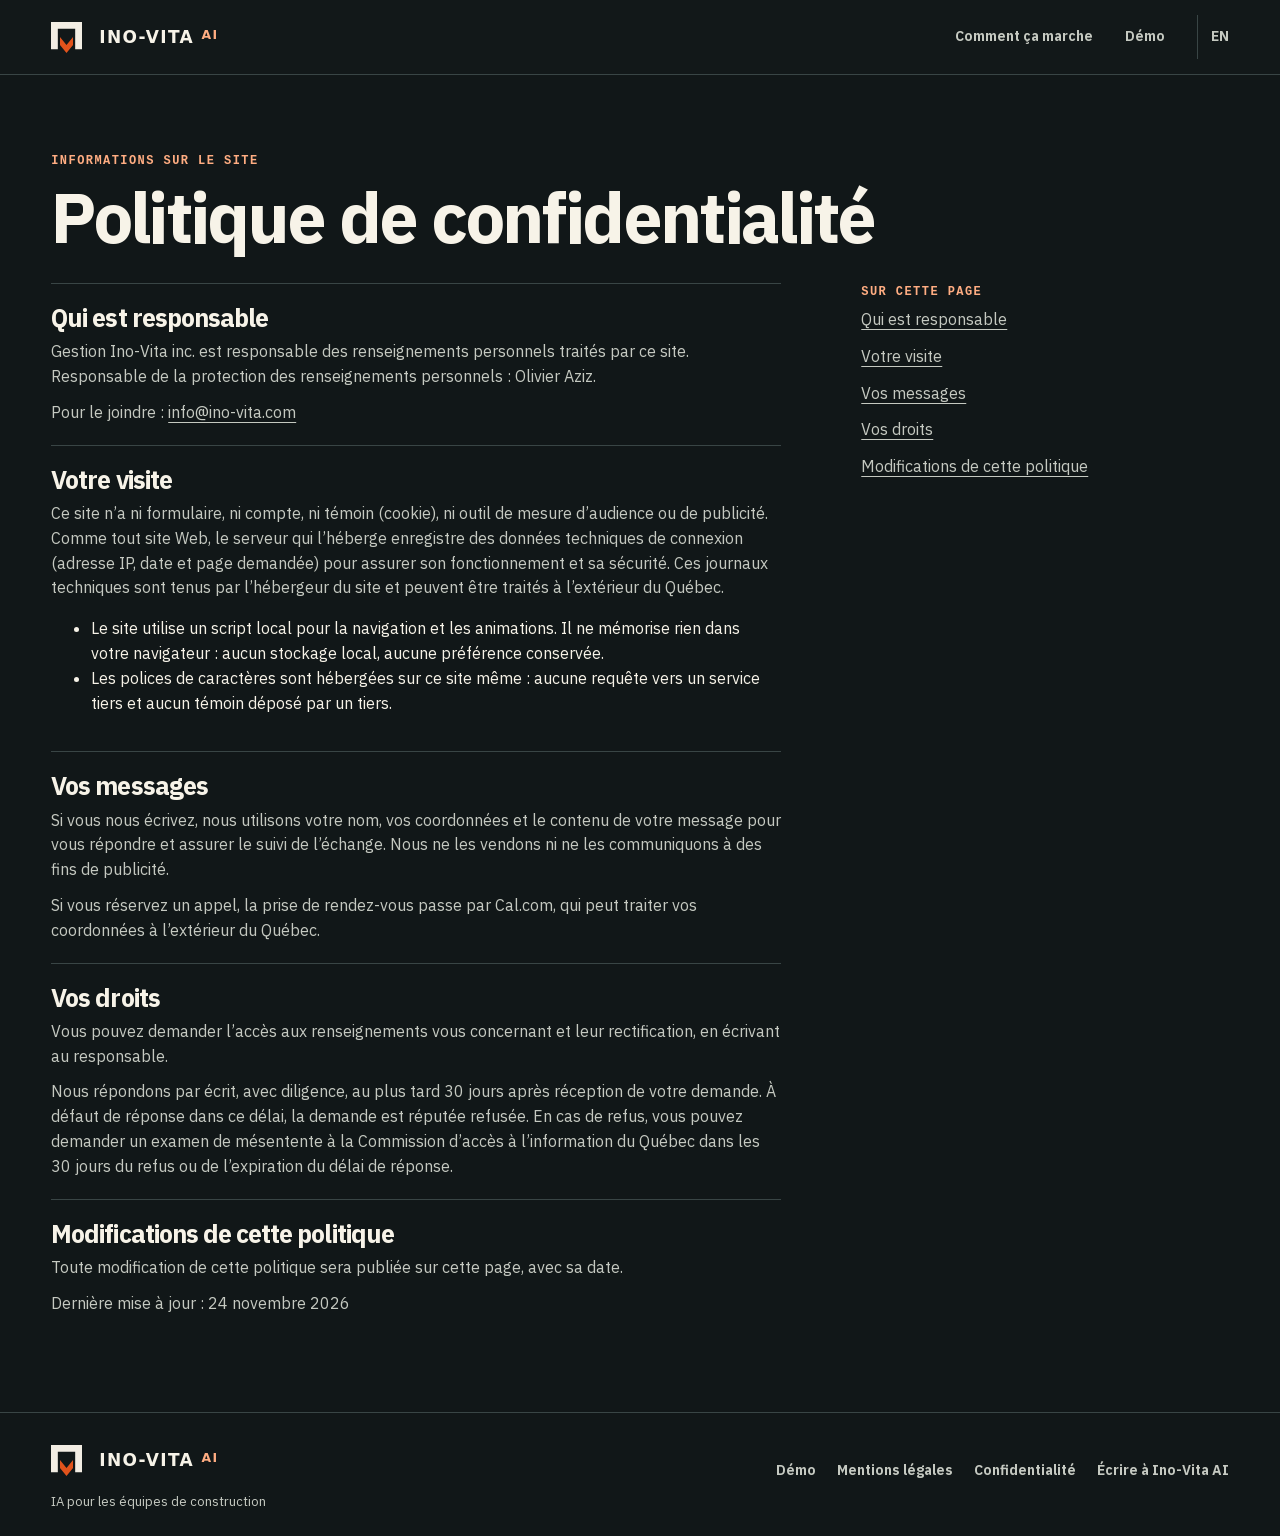
<file: politique-confidentialite.html>
<!doctype html><html lang="fr-CA"><head><meta charset="utf-8"><meta name="viewport" content="width=device-width, initial-scale=1"><meta http-equiv="Content-Security-Policy" content="default-src 'self'; script-src 'self'; style-src 'self'; img-src 'self' data:; media-src 'self'; font-src 'self' data:; connect-src 'none'; form-action 'none'; object-src 'none'; base-uri 'self'"><title>Confidentialité | Ino-Vita AI</title><meta name="description" content="Ino-Vita AI aide les équipes de construction à recouper soumissions, directives et décomptes avant de confirmer un montant ou un avancement."><meta name="theme-color" content="#111718"><link rel="canonical" href="https://ino-vita.ai/politique-confidentialite.html"><link rel="alternate" hreflang="x-default" href="https://ino-vita.ai/politique-confidentialite.html"><link rel="alternate" hreflang="fr-CA" href="https://ino-vita.ai/politique-confidentialite.html"><link rel="alternate" hreflang="en-CA" href="https://ino-vita.ai/en/privacy.html"><meta property="og:title" content="Confidentialité | Ino-Vita AI"><meta property="og:image" content="https://ino-vita.ai/assets/img/og-le-seuil.png"><meta property="og:image:alt" content="Ino-Vita AI"><meta property="og:type" content="website"><meta property="og:url" content="https://ino-vita.ai/politique-confidentialite.html"><meta property="og:locale" content="fr_CA"><link rel="icon" href="/favicon.svg" type="image/svg+xml"><link rel="stylesheet" href="/assets/css/site-v4.css"></head><body><a class="skip" href="#main">Aller au contenu</a><header class="site-header"><div class="wrap header-inner"><a href="/" class="brand" aria-label="Ino-Vita AI · Accueil"><img src="/assets/img/le-seuil.svg" width="31" height="31" alt=""><span>INO-VITA <b>AI</b></span></a><nav aria-label="Navigation principale"><a class="nav-how" href="/#approche">Comment ça marche</a><a href="/demo/">Démo</a><a class="lang" href="/en/privacy.html" hreflang="en-CA" lang="en-CA" aria-label="English">EN</a></nav></div></header><main id="main" tabindex="-1">
<section class="section inner-hero legal-section"><div class="container-default w-container">

<p class="eyebrow">Informations sur le site</p>
<h1 class="display-2">Politique de confidentialité</h1>

<div class="legal-layout"><article class="legal-content">
<section class="legal-block" id="info-1">
<h2>Qui est responsable</h2>
<p>Gestion Ino-Vita inc. est responsable des renseignements personnels traités par ce site. Responsable de la protection des renseignements personnels : Olivier Aziz.</p>
<p>Pour le joindre : <a href="mailto:info@ino-vita.com" class="mail-link">info@ino-vita.com</a></p>
</section>
<section class="legal-block" id="info-2">
<h2>Votre visite</h2>
<p>Ce site n’a ni formulaire, ni compte, ni témoin (cookie), ni outil de mesure d’audience ou de publicité. Comme tout site Web, le serveur qui l’héberge enregistre des données techniques de connexion (adresse IP, date et page demandée) pour assurer son fonctionnement et sa sécurité. Ces journaux techniques sont tenus par l’hébergeur du site et peuvent être traités à l’extérieur du Québec.</p>
<ul>
<li>Le site utilise un script local pour la navigation et les animations. Il ne mémorise rien dans votre navigateur : aucun stockage local, aucune préférence conservée.</li>
<li>Les polices de caractères sont hébergées sur ce site même : aucune requête vers un service tiers et aucun témoin déposé par un tiers.</li>
</ul>
</section>
<section class="legal-block" id="info-3">
<h2>Vos messages</h2>
<p>Si vous nous écrivez, nous utilisons votre nom, vos coordonnées et le contenu de votre message pour vous répondre et assurer le suivi de l’échange. Nous ne les vendons ni ne les communiquons à des fins de publicité.</p>
<p>Si vous réservez un appel, la prise de rendez-vous passe par Cal.com, qui peut traiter vos coordonnées à l’extérieur du Québec.</p>


</section>
<section class="legal-block" id="info-4">
<h2>Vos droits</h2>
<p>Vous pouvez demander l’accès aux renseignements vous concernant et leur rectification, en écrivant au responsable.</p>

<p>Nous répondons par écrit, avec diligence, au plus tard 30 jours après réception de votre demande. À défaut de réponse dans ce délai, la demande est réputée refusée. En cas de refus, vous pouvez demander un examen de mésentente à la Commission d’accès à l’information du Québec dans les 30 jours du refus ou de l’expiration du délai de réponse.</p>
</section>

<section class="legal-block" id="info-6">
<h2>Modifications de cette politique</h2>
<p>Toute modification de cette politique sera publiée sur cette page, avec sa date.</p>
<p>Dernière mise à jour : 24 novembre 2026</p>
</section>
</article><aside class="legal-toc" aria-label="Sur cette page">
<p class="eyebrow">Sur cette page</p>
<a href="#info-1">Qui est responsable</a>
<a href="#info-2">Votre visite</a>
<a href="#info-3">Vos messages</a>
<a href="#info-4">Vos droits</a>
<a href="#info-6">Modifications de cette politique</a>
</aside></div></div></section>
</main><footer class="site-footer"><div class="wrap foot-inner"><div><a href="/" class="brand" aria-label="Ino-Vita AI · Accueil"><img src="/assets/img/le-seuil.svg" width="31" height="31" alt=""><span>INO-VITA <b>AI</b></span></a><p>IA pour les équipes de construction</p></div><nav aria-label="Pied de page"><a href="/demo/">Démo</a><a href="/mentions-legales.html">Mentions légales</a><a href="/politique-confidentialite.html">Confidentialité</a><a href="mailto:info@ino-vita.com">Écrire à Ino-Vita AI</a></nav></div></footer></body></html>
</file>
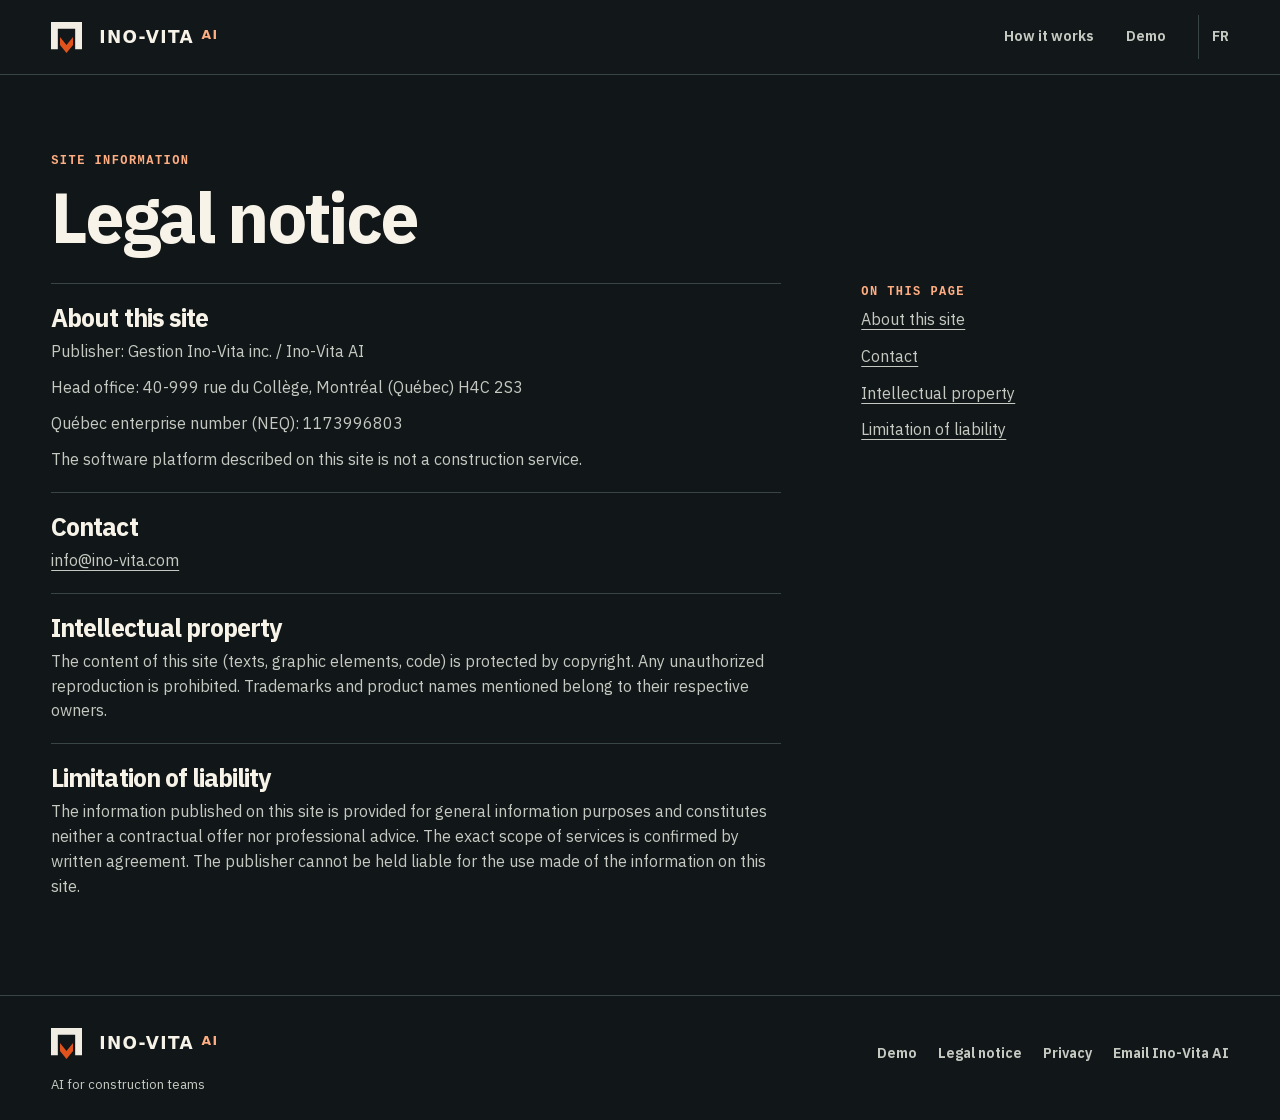
<file: en/legal.html>
<!doctype html><html lang="en-CA"><head><meta charset="utf-8"><meta name="viewport" content="width=device-width, initial-scale=1"><meta http-equiv="Content-Security-Policy" content="default-src 'self'; script-src 'self'; style-src 'self'; img-src 'self' data:; media-src 'self'; font-src 'self' data:; connect-src 'none'; form-action 'none'; object-src 'none'; base-uri 'self'"><title>Legal notice | Ino-Vita AI</title><meta name="description" content="Ino-Vita AI helps construction teams cross-check quotes, directives and progress claims before confirming a cost or signing off on work."><meta name="theme-color" content="#111718"><link rel="canonical" href="https://ino-vita.ai/en/legal.html"><link rel="alternate" hreflang="x-default" href="https://ino-vita.ai/mentions-legales.html"><link rel="alternate" hreflang="fr-CA" href="https://ino-vita.ai/mentions-legales.html"><link rel="alternate" hreflang="en-CA" href="https://ino-vita.ai/en/legal.html"><meta property="og:title" content="Legal notice | Ino-Vita AI"><meta property="og:image" content="https://ino-vita.ai/assets/img/og-le-seuil.png"><meta property="og:image:alt" content="Ino-Vita AI"><meta property="og:type" content="website"><meta property="og:url" content="https://ino-vita.ai/en/legal.html"><meta property="og:locale" content="en_CA"><link rel="icon" href="/favicon.svg" type="image/svg+xml"><link rel="stylesheet" href="/assets/css/site-v4.css"></head><body><a class="skip" href="#main">Skip to content</a><header class="site-header"><div class="wrap header-inner"><a href="/en/" class="brand" aria-label="Ino-Vita AI · Home"><img src="/assets/img/le-seuil.svg" width="31" height="31" alt=""><span>INO-VITA <b>AI</b></span></a><nav aria-label="Main navigation"><a class="nav-how" href="/en/#approche">How it works</a><a href="/en/demo/">Demo</a><a class="lang" href="/mentions-legales.html" hreflang="fr-CA" lang="fr-CA" aria-label="Français">FR</a></nav></div></header><main id="main" tabindex="-1"><section class="section inner-hero legal-section"><div class="container-default w-container"><p class="eyebrow">Site information</p><h1 class="display-2">Legal notice</h1><div class="legal-layout"><article class="legal-content"><section class="legal-block" id="info-1"><h2>About this site</h2><p>Publisher: Gestion Ino-Vita inc. / Ino-Vita AI</p><p>Head office: 40-999 rue du Collège, Montréal (Québec) H4C 2S3</p><p>Québec enterprise number (NEQ): 1173996803</p><p>The software platform described on this site is not a construction service.</p></section><section class="legal-block" id="info-2"><h2>Contact</h2><p><a href="mailto:info@ino-vita.com" class="mail-link">info@ino-vita.com</a></p></section><section class="legal-block" id="info-3"><h2>Intellectual property</h2><p>The content of this site (texts, graphic elements, code) is protected by copyright. Any unauthorized reproduction is prohibited. Trademarks and product names mentioned belong to their respective owners.</p>

    </section><section class="legal-block" id="info-4"><h2>Limitation of liability</h2><p>The information published on this site is provided for general information purposes and constitutes neither a contractual offer nor professional advice. The exact scope of services is confirmed by written agreement. The publisher cannot be held liable for the use made of the information on this site.</p>

    </section></article><aside class="legal-toc" aria-label="On this page"><p class="eyebrow">On this page</p><a href="#info-1">About this site</a><a href="#info-2">Contact</a><a href="#info-3">Intellectual property</a><a href="#info-4">Limitation of liability</a></aside></div></div></section></main><footer class="site-footer"><div class="wrap foot-inner"><div><a href="/en/" class="brand" aria-label="Ino-Vita AI · Home"><img src="/assets/img/le-seuil.svg" width="31" height="31" alt=""><span>INO-VITA <b>AI</b></span></a><p>AI for construction teams</p></div><nav aria-label="Footer"><a href="/en/demo/">Demo</a><a href="/en/legal.html">Legal notice</a><a href="/en/privacy.html">Privacy</a><a href="mailto:info@ino-vita.com">Email Ino-Vita AI</a></nav></div></footer></body></html>
</file>
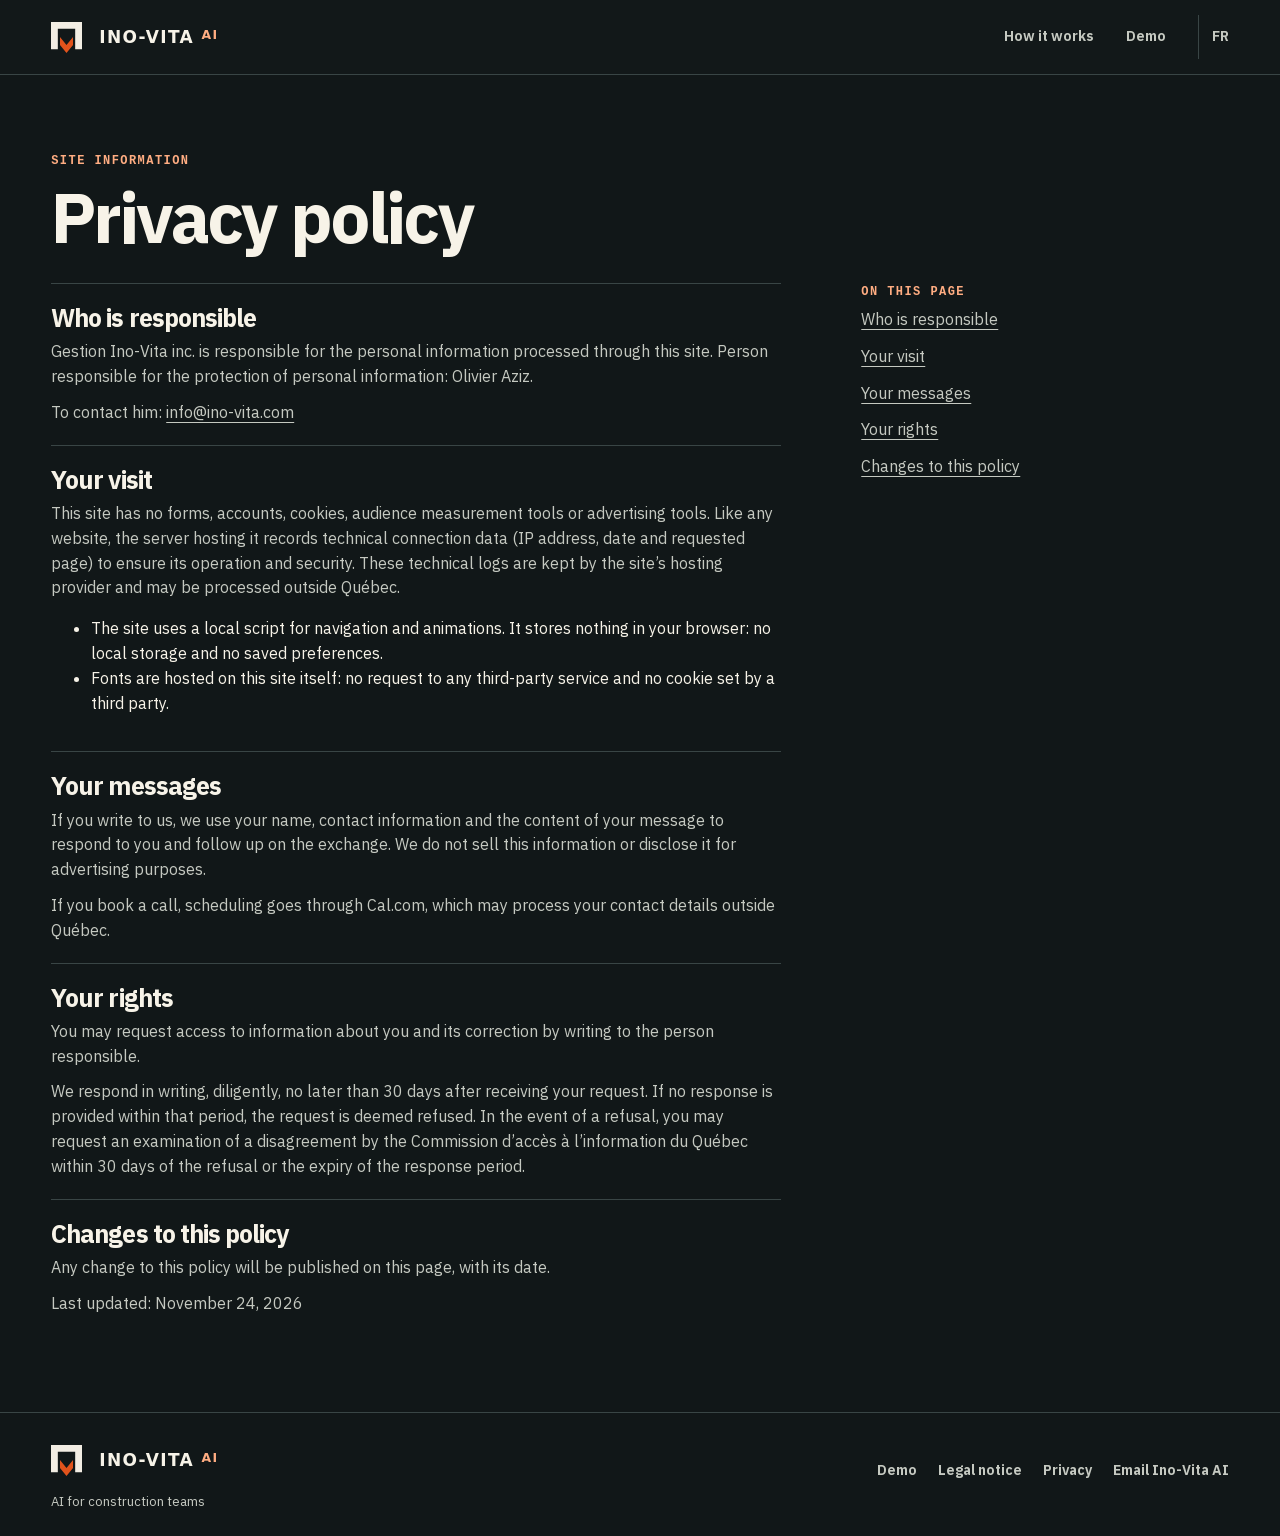
<file: en/privacy.html>
<!doctype html><html lang="en-CA"><head><meta charset="utf-8"><meta name="viewport" content="width=device-width, initial-scale=1"><meta http-equiv="Content-Security-Policy" content="default-src 'self'; script-src 'self'; style-src 'self'; img-src 'self' data:; media-src 'self'; font-src 'self' data:; connect-src 'none'; form-action 'none'; object-src 'none'; base-uri 'self'"><title>Privacy | Ino-Vita AI</title><meta name="description" content="Ino-Vita AI helps construction teams cross-check quotes, directives and progress claims before confirming a cost or signing off on work."><meta name="theme-color" content="#111718"><link rel="canonical" href="https://ino-vita.ai/en/privacy.html"><link rel="alternate" hreflang="x-default" href="https://ino-vita.ai/politique-confidentialite.html"><link rel="alternate" hreflang="fr-CA" href="https://ino-vita.ai/politique-confidentialite.html"><link rel="alternate" hreflang="en-CA" href="https://ino-vita.ai/en/privacy.html"><meta property="og:title" content="Privacy | Ino-Vita AI"><meta property="og:image" content="https://ino-vita.ai/assets/img/og-le-seuil.png"><meta property="og:image:alt" content="Ino-Vita AI"><meta property="og:type" content="website"><meta property="og:url" content="https://ino-vita.ai/en/privacy.html"><meta property="og:locale" content="en_CA"><link rel="icon" href="/favicon.svg" type="image/svg+xml"><link rel="stylesheet" href="/assets/css/site-v4.css"></head><body><a class="skip" href="#main">Skip to content</a><header class="site-header"><div class="wrap header-inner"><a href="/en/" class="brand" aria-label="Ino-Vita AI · Home"><img src="/assets/img/le-seuil.svg" width="31" height="31" alt=""><span>INO-VITA <b>AI</b></span></a><nav aria-label="Main navigation"><a class="nav-how" href="/en/#approche">How it works</a><a href="/en/demo/">Demo</a><a class="lang" href="/politique-confidentialite.html" hreflang="fr-CA" lang="fr-CA" aria-label="Français">FR</a></nav></div></header><main id="main" tabindex="-1">
<section class="section inner-hero legal-section"><div class="container-default w-container">

<p class="eyebrow">Site information</p>
<h1 class="display-2">Privacy policy</h1>

<div class="legal-layout"><article class="legal-content">
<section class="legal-block" id="info-1">
<h2>Who is responsible</h2>
<p>Gestion Ino-Vita inc. is responsible for the personal information processed through this site. Person responsible for the protection of personal information: Olivier Aziz.</p>
<p>To contact him: <a href="mailto:info@ino-vita.com" class="mail-link">info@ino-vita.com</a></p>
</section>
<section class="legal-block" id="info-2">
<h2>Your visit</h2>
<p>This site has no forms, accounts, cookies, audience measurement tools or advertising tools. Like any website, the server hosting it records technical connection data (IP address, date and requested page) to ensure its operation and security. These technical logs are kept by the site’s hosting provider and may be processed outside Québec.</p>
<ul>
<li>The site uses a local script for navigation and animations. It stores nothing in your browser: no local storage and no saved preferences.</li>
<li>Fonts are hosted on this site itself: no request to any third-party service and no cookie set by a third party.</li>
</ul>
</section>
<section class="legal-block" id="info-3">
<h2>Your messages</h2>
<p>If you write to us, we use your name, contact information and the content of your message to respond to you and follow up on the exchange. We do not sell this information or disclose it for advertising purposes.</p>
<p>If you book a call, scheduling goes through Cal.com, which may process your contact details outside Québec.</p>


</section>
<section class="legal-block" id="info-4">
<h2>Your rights</h2>
<p>You may request access to information about you and its correction by writing to the person responsible.</p>

<p>We respond in writing, diligently, no later than 30 days after receiving your request. If no response is provided within that period, the request is deemed refused. In the event of a refusal, you may request an examination of a disagreement by the Commission d’accès à l’information du Québec within 30 days of the refusal or the expiry of the response period.</p>
</section>

<section class="legal-block" id="info-6">
<h2>Changes to this policy</h2>
<p>Any change to this policy will be published on this page, with its date.</p>
<p>Last updated: November 24, 2026</p>
</section>
</article><aside class="legal-toc" aria-label="On this page">
<p class="eyebrow">On this page</p>
<a href="#info-1">Who is responsible</a>
<a href="#info-2">Your visit</a>
<a href="#info-3">Your messages</a>
<a href="#info-4">Your rights</a>
<a href="#info-6">Changes to this policy</a>
</aside></div></div></section>
</main><footer class="site-footer"><div class="wrap foot-inner"><div><a href="/en/" class="brand" aria-label="Ino-Vita AI · Home"><img src="/assets/img/le-seuil.svg" width="31" height="31" alt=""><span>INO-VITA <b>AI</b></span></a><p>AI for construction teams</p></div><nav aria-label="Footer"><a href="/en/demo/">Demo</a><a href="/en/legal.html">Legal notice</a><a href="/en/privacy.html">Privacy</a><a href="mailto:info@ino-vita.com">Email Ino-Vita AI</a></nav></div></footer></body></html>
</file>
<file: assets/css/site-v4.css>
@font-face{font-family:Plex;src:url('/fonts/ibm-plex-sans-latin.woff2') format('woff2');font-display:swap}
:root{color-scheme:dark;--bg:#111718;--panel:#1c2425;--edge:#394545;--ink:#f7f3e8;--muted:#c5c9c1;--accent:#ffad82;--quiet:#a4afaa;--mono:ui-monospace,SFMono-Regular,Consolas,monospace;--wide:1180px}
*{box-sizing:border-box}
html{scroll-padding-top:1rem}body{margin:0;color:var(--ink);background:var(--bg);font:400 16px/1.55 Plex,system-ui,sans-serif}a{color:inherit;text-decoration-thickness:1px;text-underline-offset:.22em}button,input,select{font:inherit}button,a{-webkit-tap-highlight-color:transparent}a:focus-visible,button:focus-visible,summary:focus-visible,input:focus-visible,[tabindex="-1"]:focus-visible{outline:2px solid var(--accent);outline-offset:4px}h1,h2,h3,p{margin:0}h1,h2,h3{line-height:1.09;letter-spacing:-.038em}p{color:var(--muted)}[hidden]{display:none!important}main[id]{min-height:52vh} img,video{max-width:100%;height:auto}.wrap,.container-default{width:min(var(--wide),100% - clamp(32px,8vw,112px));margin-inline:auto}.skip{position:absolute;clip-path:inset(50%);width:1px;height:1px;white-space:nowrap;z-index:5}.skip:focus{clip-path:none;width:auto;height:auto;left:1rem;top:1rem;padding:10px 14px;background:var(--ink);color:var(--bg);border-radius:4px}
.site-header{border-bottom:1px solid var(--edge);background:#121819}.header-inner{min-height:74px;display:flex;align-items:center;justify-content:space-between;gap:8px}.brand{display:inline-flex;align-items:center;gap:17px;text-decoration:none;white-space:nowrap;font:700 17px/1 system-ui,sans-serif;letter-spacing:.08em;padding-block:16px}.brand img{display:block;flex:none}.brand b{color:var(--accent);font-size:.73em;vertical-align:top}.header-inner nav,.foot-inner nav{display:flex;align-items:center;gap:clamp(14px,3vw,32px)}.header-inner nav a,.foot-inner nav a{display:inline-flex;align-items:center;min-height:44px;color:var(--muted);font-size:14px;font-weight:650;text-decoration:none}.header-inner nav a:hover,.foot-inner nav a:hover,.header-inner nav a[aria-current]{color:var(--ink);text-decoration:underline}.header-inner nav a.lang{border-left:1px solid var(--edge);padding-left:13px}
.hero{display:grid;grid-template-columns:minmax(0,1.25fr) minmax(0,.85fr);align-items:center;gap:clamp(26px,5.8vw,78px);padding-block:clamp(54px,8vw,114px) clamp(60px,8vw,118px)}.eyebrow{font:650 clamp(11px,1.3vw,12px)/1.5 var(--mono);text-transform:uppercase;letter-spacing:.12em;color:var(--accent)}.hero h1{font-size:clamp(42px,5.75vw,86px);font-weight:730;line-height:1;letter-spacing:-.068em;margin:17px 0 23px}.hero h1 em{font-style:normal;color:#ffbd9b}.deck{max-width:49ch;font-size:clamp(16px,1.7vw,19px)}.hero-action{display:flex;flex-wrap:wrap;align-items:center;gap:13px 16px;margin-top:26px}.hero-action>span{color:var(--quiet);font-size:13px}.button{display:inline-flex;align-items:center;justify-content:center;gap:13px;min-height:49px;padding:10px 16px;border-radius:5px;border:1px solid transparent;font-weight:700;line-height:1.3;text-decoration:none}.button.primary{background:var(--accent);color:#211711}.button.primary:hover{background:#ffc6a8}.button.secondary{background:transparent;border-color:#a9998c;color:var(--ink)}.button.secondary:hover{border-color:var(--accent);color:var(--accent)}.button span,.spec-link span{font-family:var(--mono)}
.specimen{background:linear-gradient(160deg,#232b2c 0%,#171f20 95%);border:1px solid #485152;border-radius:12px;box-shadow:0 22px 60px #0004;min-width:0}.spec-head{display:flex;flex-wrap:wrap;justify-content:space-between;row-gap:4px;column-gap:8px;padding:14px 16px;border-bottom:1px solid var(--edge);font:600 11px/1.4 var(--mono);letter-spacing:.065em;color:var(--quiet)}.spec-head span:first-child{color:var(--accent)}.spec-body{padding:clamp(15px,2.4vw,25px)}.spec-body h2{font-size:clamp(23px,2.5vw,32px);margin-bottom:16px}.spec-docs{padding:0;margin:0;list-style:none}.spec-docs li{display:flex;align-items:center;gap:12px;border-top:1px solid var(--edge);padding:10px 0;font-weight:650;font-size:14px}.spec-docs small,.spec-verdict small{display:block;color:var(--muted);font-weight:400;font-size:13px}.doc-id{font:650 11px var(--mono);border:1px solid #596461;border-radius:4px;padding:6px;color:var(--muted)}.spec-verdict{background:#332922;border-left:3px solid #ea8759;padding:10px 12px;margin-top:9px;border-radius:2px 5px 5px 2px}.spec-verdict p{color:#ffd6bd;font-weight:680}.signal{width:8px;height:8px;background:#ffab82;border-radius:50%;display:inline-block;margin-right:8px}.spec-link{display:flex;align-items:center;justify-content:space-between;padding:12px clamp(15px,2.4vw,25px);color:var(--accent);font-weight:700;border-top:1px solid var(--edge);min-height:48px;text-decoration:none}.spec-link:hover{text-decoration:underline}
.section-band{background:#171e1f;border-block:1px solid #334040;padding-block:clamp(52px,7vw,84px)}.section-band h2,.how h2{font-size:clamp(32px,4.15vw,55px);margin:10px 0 12px}.section-deck{font-size:17px}.use-grid{display:grid;grid-template-columns:repeat(3,minmax(0,1fr));gap:14px;margin-top:27px}.use-card{display:flex;flex-direction:column;align-items:flex-start;background:#202829;border:1px solid var(--edge);padding:20px;min-height:188px;border-radius:8px;text-decoration:none}.use-card:hover{border-color:var(--accent);background:#263031}.use-card h3{font-size:23px;margin:10px 0 8px}.use-card p{font-size:15px;margin-bottom:16px}.measure{font:650 13px var(--mono);color:var(--accent)}.card-link{font-weight:650;color:var(--accent);margin-top:auto;font-size:14px}.use-card:hover .card-link{text-decoration:underline}.how{display:grid;grid-template-columns:1fr 1fr;gap:clamp(24px,6vw,100px);padding-block:clamp(54px,8vw,104px)}.how ol{list-style:none;padding:0;margin:0}.how li{display:flex;align-items:flex-start;gap:15px;border-bottom:1px solid var(--edge);padding:13px 0}.how li:first-child{padding-top:0}.how li>span{font:700 12px var(--mono);color:var(--accent);margin-top:4px}.how h3{font-size:21px;margin-bottom:5px}.contact{display:flex;align-items:center;justify-content:space-between;gap:20px;background:#242a28;border:1px solid var(--edge);border-radius:10px;margin-bottom:clamp(50px,7vw,84px);padding:clamp(20px,4vw,45px)}.contact h2{font-size:clamp(25px,3.5vw,44px);margin-bottom:9px}.contact p{max-width:54ch}.contact .button{flex:none}
.site-footer{border-top:1px solid var(--edge);padding:16px 0 24px}.foot-inner{display:flex;justify-content:space-between;gap:20px;align-items:center}.foot-inner nav{flex-wrap:wrap;gap:0 21px}.foot-inner p{font-size:13px}.legal-section{padding:clamp(35px,6vw,77px) 0}.legal-section h1{font-size:clamp(35px,5.5vw,70px);margin:9px 0 28px}.legal-layout{display:grid;grid-template-columns:minmax(0,2fr) minmax(140px,1fr);gap:clamp(20px,6vw,75px)}.legal-block{border-top:1px solid var(--edge);padding:20px 0;max-width:73ch}.legal-block h2{font-size:25px;margin-bottom:8px}.legal-block p+p{margin-top:11px}.legal-block a{overflow-wrap:anywhere}.legal-toc a{display:block;color:var(--muted);padding:6px 0}
@media(max-width:850px){.hero{grid-template-columns:minmax(0,1fr) minmax(0,.83fr);gap:24px}.hero h1{font-size:clamp(37px,6.2vw,59px)}.use-card{padding:15px}.use-card h3{font-size:21px}.foot-inner{align-items:flex-start}}@media(max-width:670px){.hero,.how,.legal-layout{grid-template-columns:1fr}.hero{padding-block:34px 49px;gap:28px}.hero h1{font-size:clamp(38px,9.5vw,56px);margin:12px 0 14px}.hero-action{margin-top:19px}.use-grid{grid-template-columns:1fr;gap:10px}.use-card{min-height:0}.contact,.foot-inner{align-items:flex-start;flex-direction:column}.contact .button{flex:auto}.nav-how{display:none!important}.header-inner{min-height:63px}.header-inner nav{gap:13px}.specimen{max-width:500px}.foot-inner nav a{min-height:44px}}@media(max-width:360px){.brand{font-size:14px;gap:14px}.brand img{width:27px}.header-inner nav{gap:10px}.header-inner nav a.lang{padding-left:10px}}@media(prefers-reduced-motion:reduce){*,*::before,*::after{scroll-behavior:auto!important;animation:none!important;transition:none!important}}

.nowrap{white-space:nowrap}.spec-head{background:repeating-linear-gradient(90deg,#ffffff00 0 15px,#ffffff09 15px 16px);border-radius:12px 12px 0 0}.spec-link:active,.use-card:active{background:#2b3231}
</file>
<file: assets/css/demo-v4.css>
.sim { --sim-edge:var(--edge,#394141); --sim-ink:var(--ink,#f7f3e8); --sim-muted:var(--muted,#c5c9c1); --sim-accent:var(--accent,#ffad82); --sim-panel:var(--panel,#1c2425); color:var(--sim-ink); }
.sim [hidden] { display:none !important; }
.sim .sim-lead { padding-block:clamp(34px,6vw,76px) clamp(22px,4vw,43px); }
.sim .sim-lead h1 { font-size:clamp(2.65rem,6.2vw,5.65rem); letter-spacing:-.065em; line-height:.98; margin:.14em 0 .3em; max-width:16ch; }
.sim .sim-intro { font-size:clamp(1rem,1.45vw,1.25rem); line-height:1.55; max-width:55ch; margin:0; color:var(--sim-muted); }
.sim-kicker { color:var(--sim-accent); font-size:.74rem; font-weight:800; text-transform:uppercase; letter-spacing:.105em; margin:0 0 .4rem; }
.sim-fine { color:var(--sim-muted); font-size:.76rem; margin:1rem 0 0; }
.sim-mini { color:var(--sim-muted); font-size:.82rem; line-height:1.4; font-weight:750; margin:0 0 .65rem; }
.sim-cases { display:grid; grid-template-columns:repeat(3,minmax(0,1fr)); gap:.55rem; margin-block:0 1rem; }
.sim-case { box-sizing:border-box; width:100%; display:flex; flex-direction:column; align-items:flex-start; justify-content:center; text-align:left; gap:.28rem; min-width:0; min-height:68px; padding:.75rem .82rem; border:1px solid var(--sim-edge); border-radius:.45rem; background:var(--sim-panel); color:var(--sim-ink); cursor:pointer; font:inherit; }
.sim-case span { font-size:.68rem; font-weight:700; color:var(--sim-muted); letter-spacing:.055em; line-height:1.25; }
.sim-case strong { font-size:.96rem; line-height:1.15; }
.sim-case:hover { border-color:var(--sim-muted); }
.sim-case[aria-pressed=true] { border-color:var(--sim-accent); box-shadow:inset 0 -2px var(--sim-accent); }
.sim-case[aria-pressed=true] span { color:var(--sim-accent); }
.sim-grid { display:grid; grid-template-columns:1.04fr .96fr; gap:.75rem; align-items:start; }
.sim-panel { background:var(--sim-panel); border:1px solid var(--sim-edge); padding:clamp(15px,3vw,29px); border-radius:.7rem; min-width:0; }
.sim-panel h2,.sim-watch h2,.sim-book h2 { margin:0 0 .5rem; font-size:clamp(1.4rem,2.5vw,2.05rem); line-height:1.15; letter-spacing:-.035em; }
.sim-panel #intro { margin:.6rem 0 1rem; max-width:52ch; color:var(--sim-muted); line-height:1.5; font-size:.91rem; }
.sim-metric { display:grid; justify-items:start; gap:.1rem; margin:.72rem 0 0; }
.sim-metric span { color:var(--sim-muted); font-size:.75rem; }
.sim-metric strong { color:var(--sim-accent); letter-spacing:-.045em; line-height:1.15; font-size:clamp(1.22rem,2.75vw,1.83rem); }
.sim-docs details { border-block-start:1px solid var(--sim-edge); }
.sim-docs details:last-child { border-block-end:1px solid var(--sim-edge); }
.sim-docs summary,.sim-trail summary,.sim-watch summary { min-height:44px; padding:.7rem .05rem; box-sizing:border-box; color:var(--sim-ink); font-size:.88rem; cursor:pointer; font-weight:650; line-height:1.4; }
.sim-docs details p { margin:0 0 .8rem; padding-inline-start:1rem; max-width:57ch; color:var(--sim-muted); font-size:.87rem; line-height:1.53; }
.sim-evidence { border:0; margin:.95rem 0 .8rem; padding:0; min-width:0; }
.sim-evidence legend { font-weight:750; font-size:.91rem; padding:0; }
.sim-evidence p { color:var(--sim-muted); margin:.15rem 0 .55rem; font-size:.8rem; line-height:1.45; }
.sim-option { display:flex; align-items:center; gap:.6rem; margin:.38rem 0; min-height:44px; padding:.42rem .65rem; border:1px solid var(--sim-edge); border-radius:.35rem; font-size:.83rem; cursor:pointer; }
.sim-option input { flex:none; accent-color:var(--sim-accent); width:1.05rem; height:1.05rem; margin:0; }
.sim-option:has(input:checked) { border-color:var(--sim-accent); }
.sim-result { display:grid; align-content:start; gap:.48rem; margin:.86rem 0; border:1px solid var(--sim-edge); padding:1rem; border-radius:.45rem; min-height:112px; background:var(--bg,#111718); color:var(--sim-ink); }
.sim-result strong { font-size:1.15rem; line-height:1.15; }
.sim-result span { color:var(--sim-muted); font-size:.92rem; line-height:1.45; max-width:45ch; }
.sim-output[data-phase=blocked] .sim-result { border-color:var(--sim-accent); }
.sim-output[data-phase=blocked] .sim-result strong { color:var(--sim-accent); }
.sim-output[data-phase=ready] .sim-result { border-color:#9fc8ae; }
.sim-output[data-phase=ready] .sim-result strong { color:#b9debf; }
.sim-output[data-phase=simulated] .sim-result { border-color:#a9c6e5; }
.sim-output[data-phase=simulated] .sim-result strong { color:#bbd8f5; }
.sim-draft { margin:.6rem 0 .9rem; padding:.6rem .9rem; border-inline-start:2px solid var(--sim-accent); }
.sim-draft figcaption { color:var(--sim-muted); font-weight:750; font-size:.75rem; }
.sim-draft blockquote { margin:.4rem 0 0; font-size:.86rem; line-height:1.5; }
.sim-actions { display:flex; align-items:center; gap:.48rem 1rem; flex-wrap:wrap; }
.sim-primary,.sim-secondary,.sim-return { display:inline-flex; align-items:center; justify-content:center; gap:.42rem; box-sizing:border-box; min-height:44px; border:1px solid transparent; border-radius:.35rem; font:inherit; font-weight:750; font-size:.84rem; line-height:1.2; padding:.58rem .8rem; cursor:pointer; text-decoration:none; }
.sim-primary { color:#1a1612; background:var(--sim-accent); }
.sim-secondary { color:var(--sim-ink); background:transparent; border-color:var(--sim-edge); }
.sim-secondary:hover:not(:disabled) { border-color:var(--sim-muted); }
.sim-return { color:var(--sim-accent); padding-inline:.06rem; }
.sim :is(button,input,a,summary):focus-visible { outline:2px solid var(--sim-accent); outline-offset:3px; }
.sim button:disabled { opacity:.55; cursor:default; }
.sim-trail { border-top:1px solid var(--sim-edge); margin-top:.9rem; }
.sim-trail summary span { color:var(--sim-muted); font-weight:400; }
.sim-trail ol { padding-inline-start:1.25rem; color:var(--sim-muted); font-size:.83rem; overflow-wrap:anywhere; line-height:1.5; }
.sim-trail li { margin-block:.33rem; }
.sim-watch,.sim-book { padding-block:clamp(22px,5vw,46px); margin-block:clamp(22px,4vw,46px); border-top:1px solid var(--sim-edge); }
.sim-watch p,.sim-book p { color:var(--sim-muted); margin:.3rem 0 0; line-height:1.5; }
.sim-watch .sim-kicker { color:var(--sim-accent); }
.sim-watch video { width:100%; display:block; aspect-ratio:16/9; max-height:560px; background:var(--bg,#111718); border-radius:.45rem; }
.sim-watch details { margin-top:.75rem; }
.sim-book { display:flex; align-items:center; justify-content:space-between; gap:1rem; flex-wrap:wrap; }
.sim-output { scroll-margin-top:6rem; }
@media (max-width:820px) { .sim-grid { grid-template-columns:1fr; } }
@media (max-width:475px) {
  .sim-cases { gap:.3rem; } .sim-case { padding:.47rem .35rem; min-height:68px; }
  .sim-case span { font-size:.55rem; letter-spacing:0; } .sim-case strong { font-size:.73rem; }
  .sim-option { padding-inline:.5rem; } .sim-lead h1 { overflow-wrap:anywhere; }
}
.sim-quick { margin:0 0 .9rem; }
.sim-cite { color:var(--sim-accent); text-decoration:underline; text-underline-offset:.14em; font-weight:750; white-space:nowrap; }
.sim-docs summary { scroll-margin-top:6rem; }
@media (max-width:475px) {
  .sim .sim-lead { padding-block:21px 16px; }
  .sim .sim-lead h1 { font-size:clamp(2rem,9vw,2.75rem); margin:.1em 0 .18em; }
  .sim .sim-intro { font-size:.88rem; line-height:1.35; }
  .sim-fine { font-size:.68rem; margin:.5rem 0 0; }
  .sim-cases { margin-block:0 .55rem; }
}
</file>
